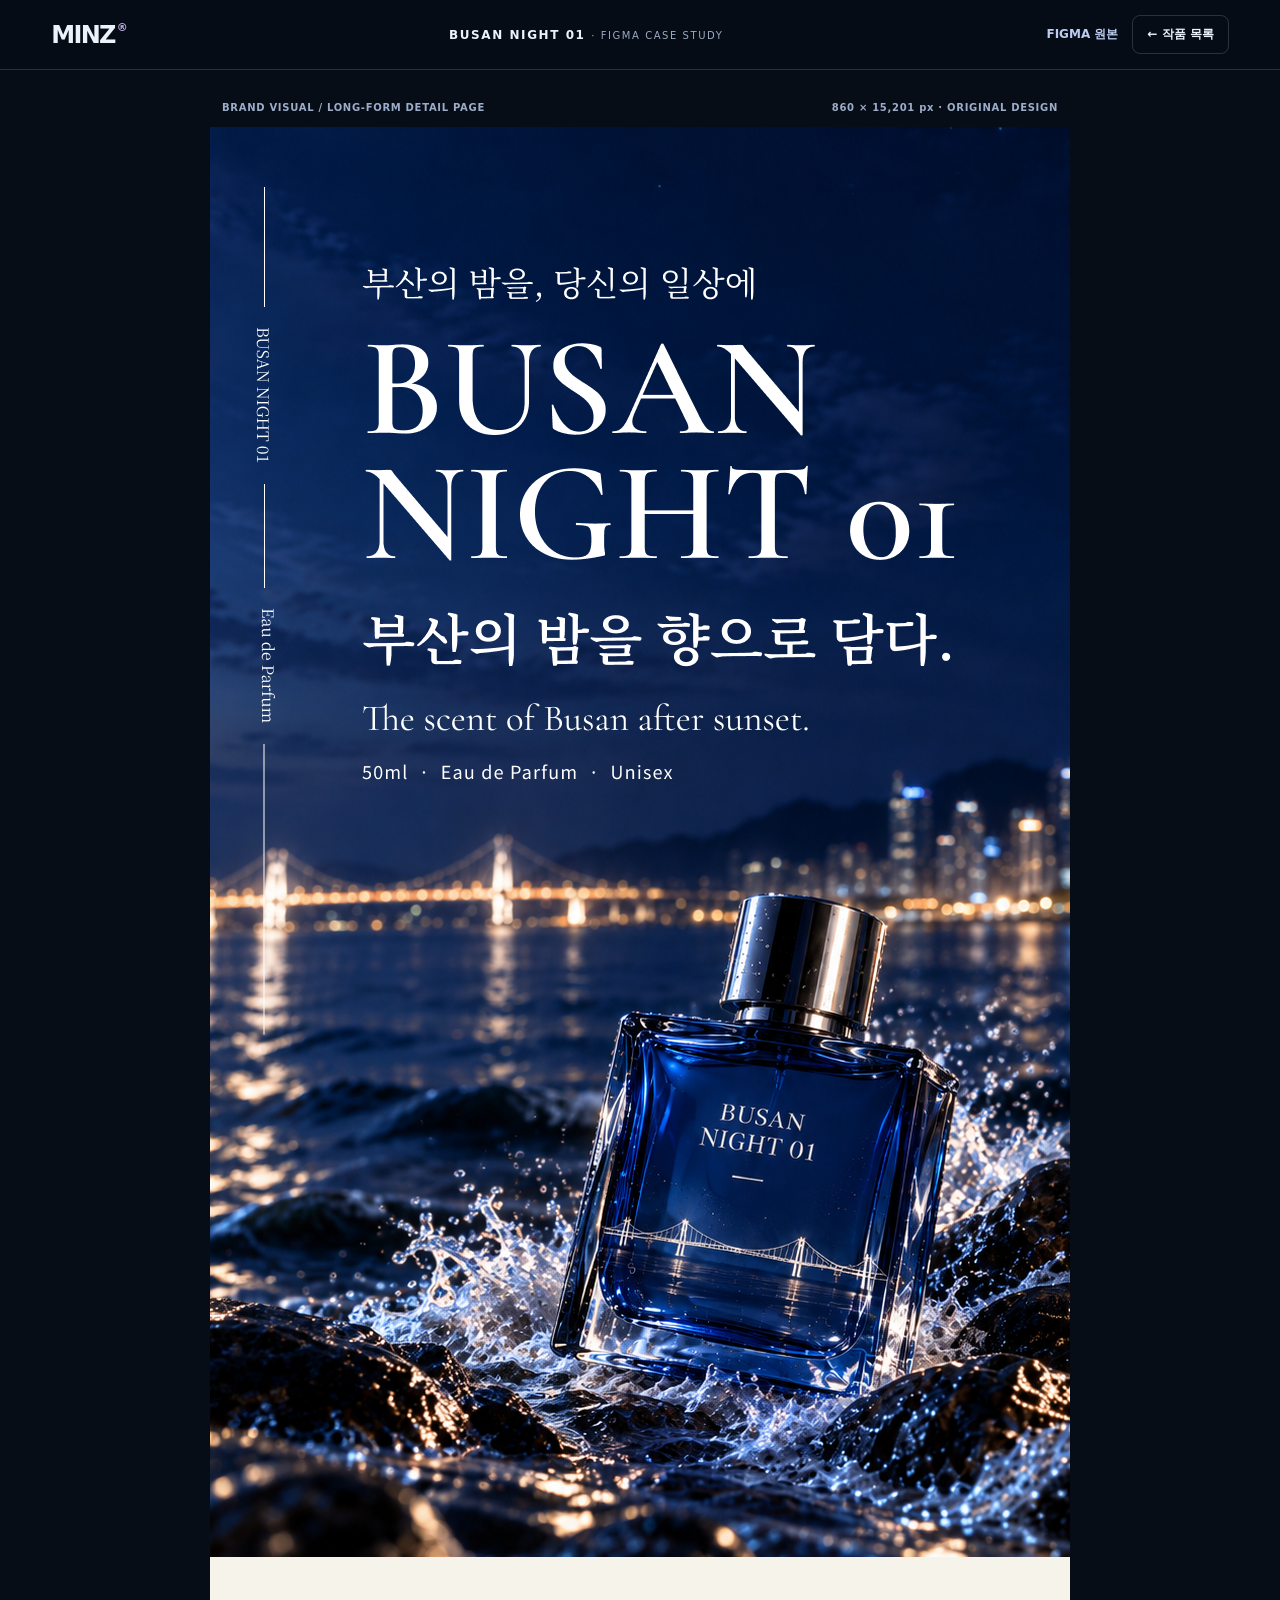
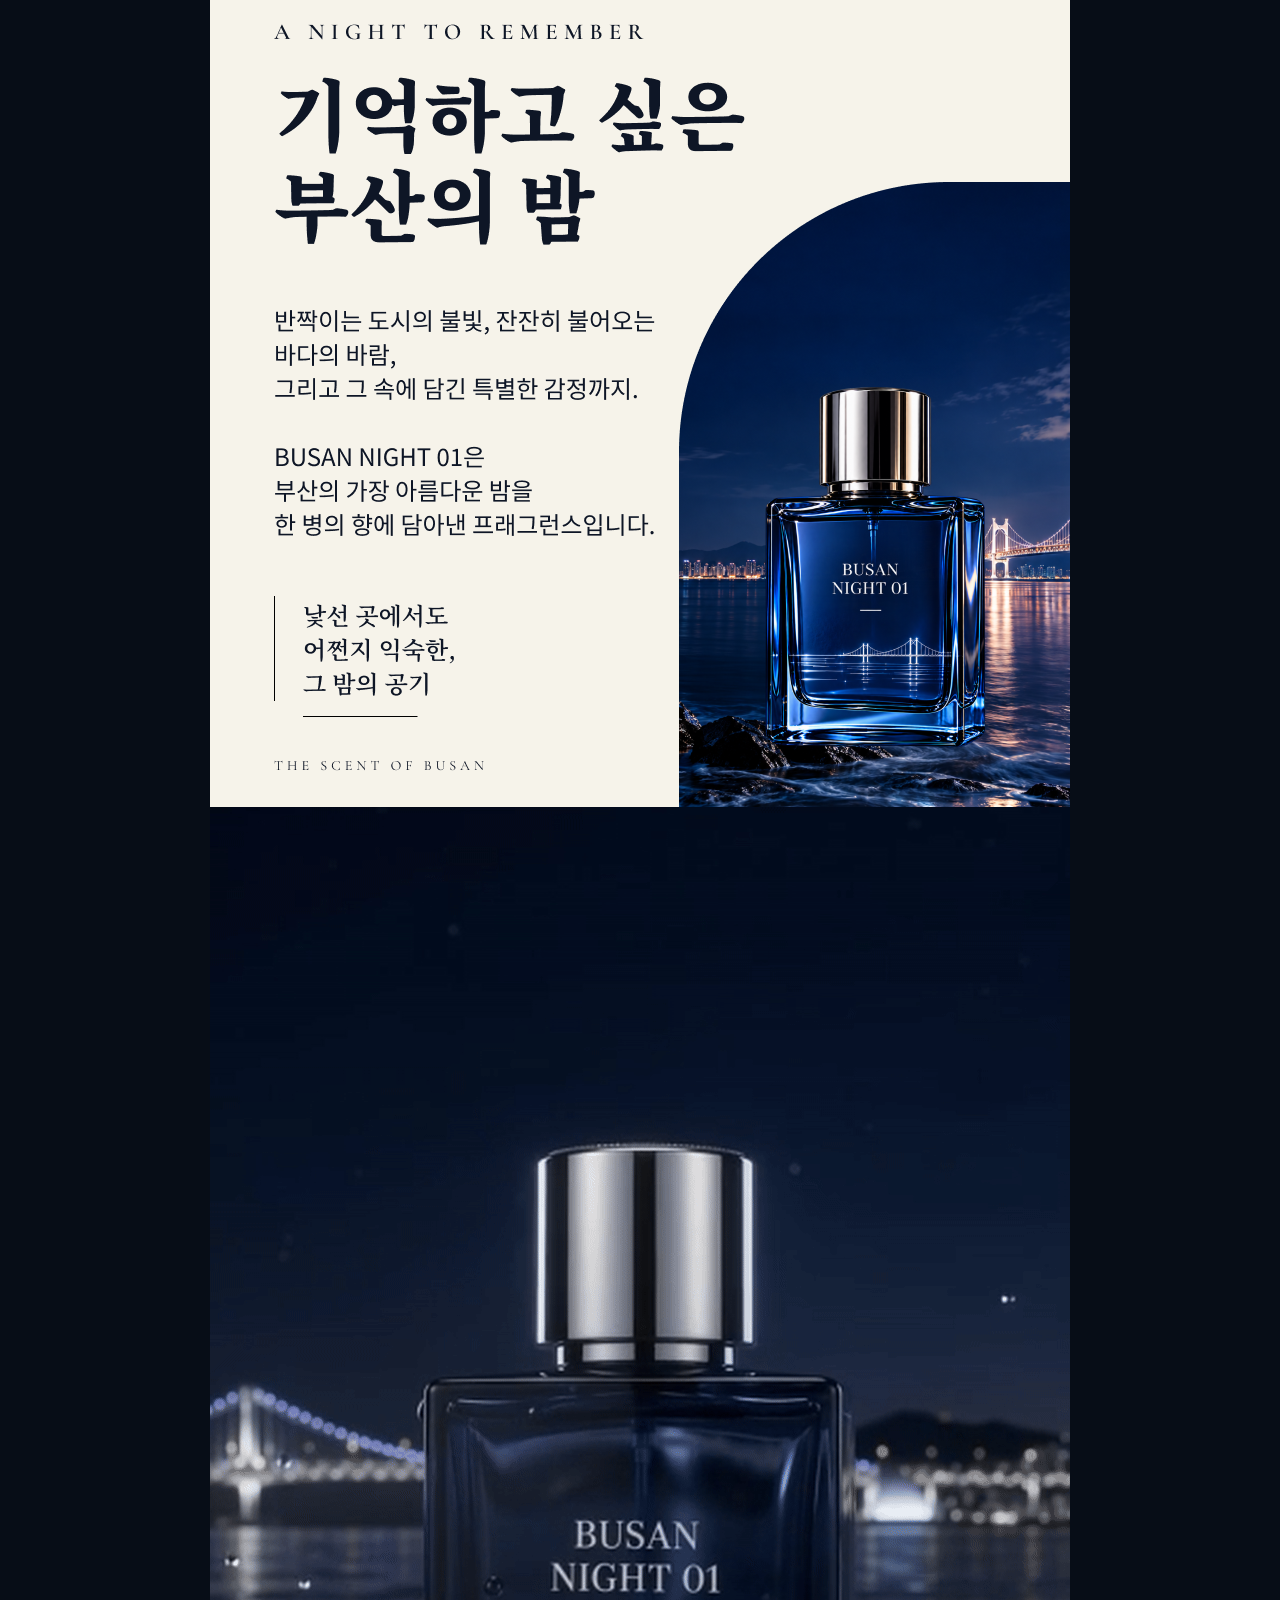
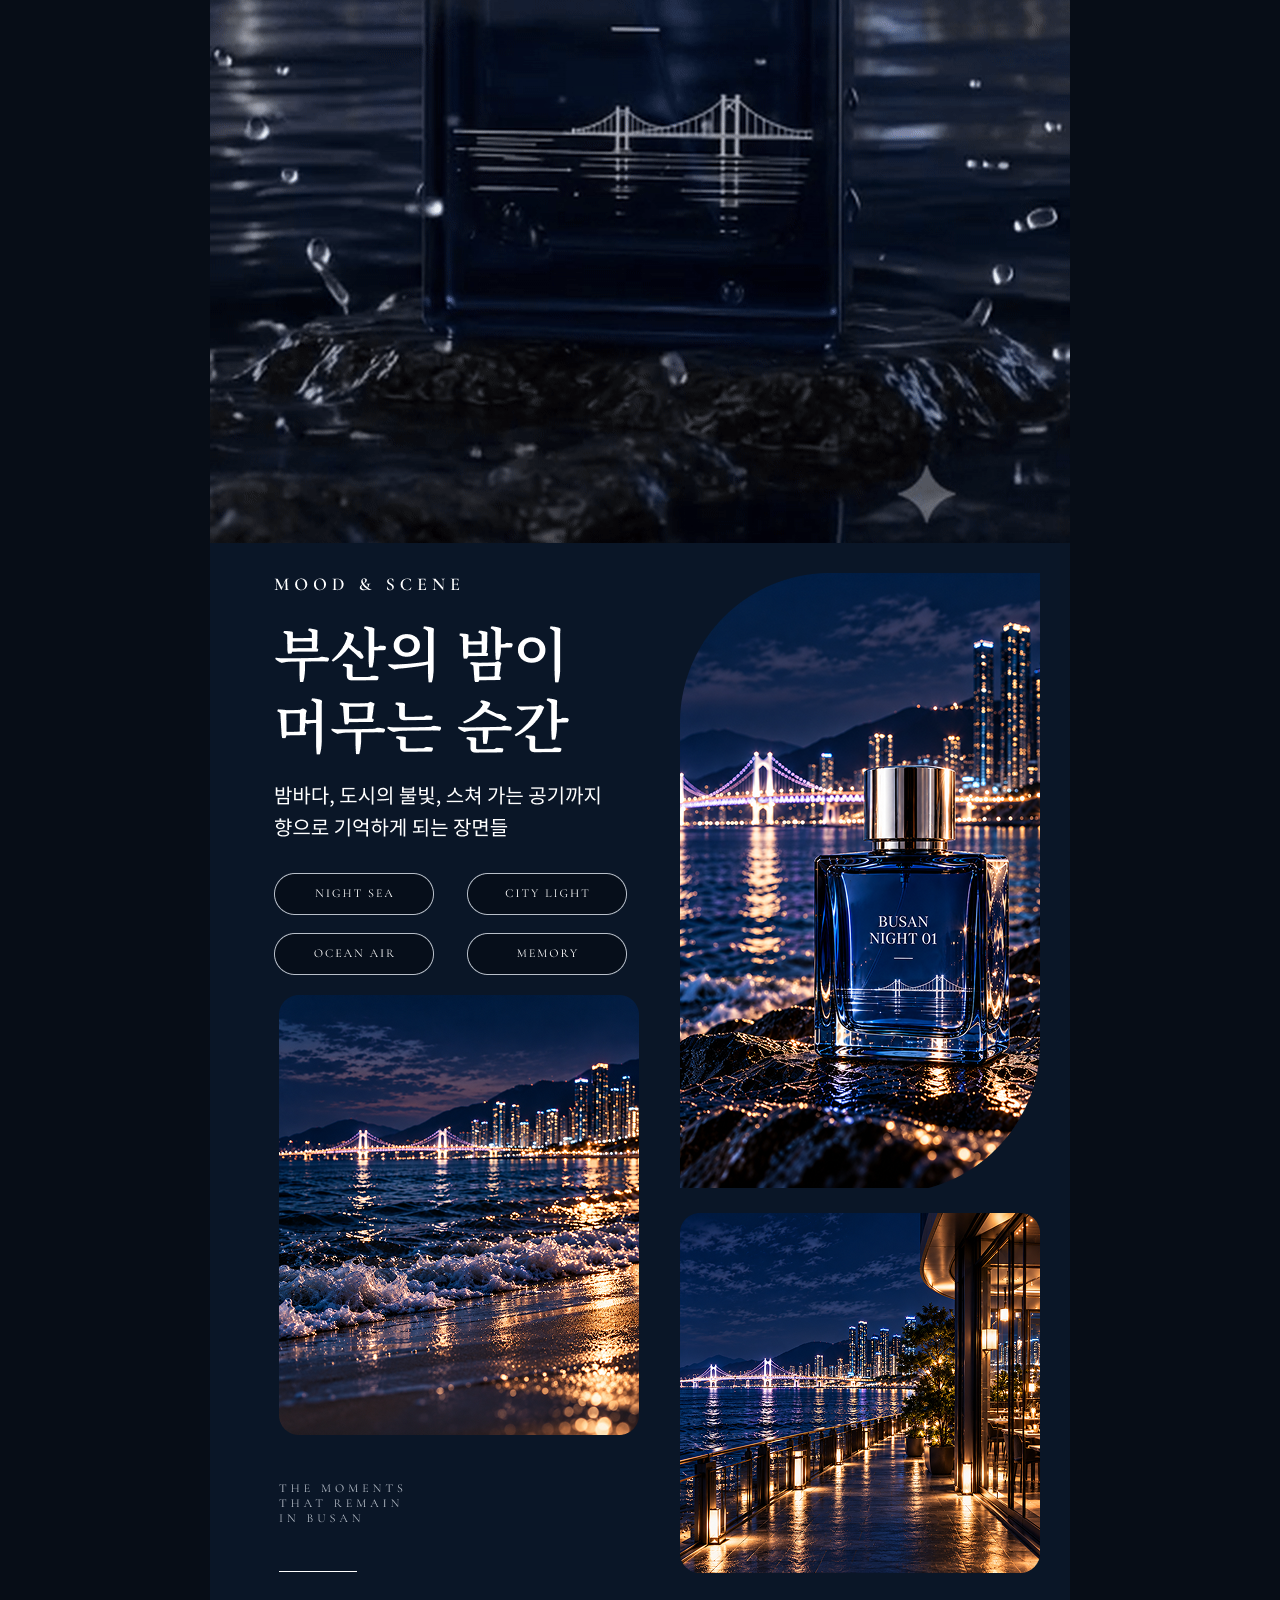
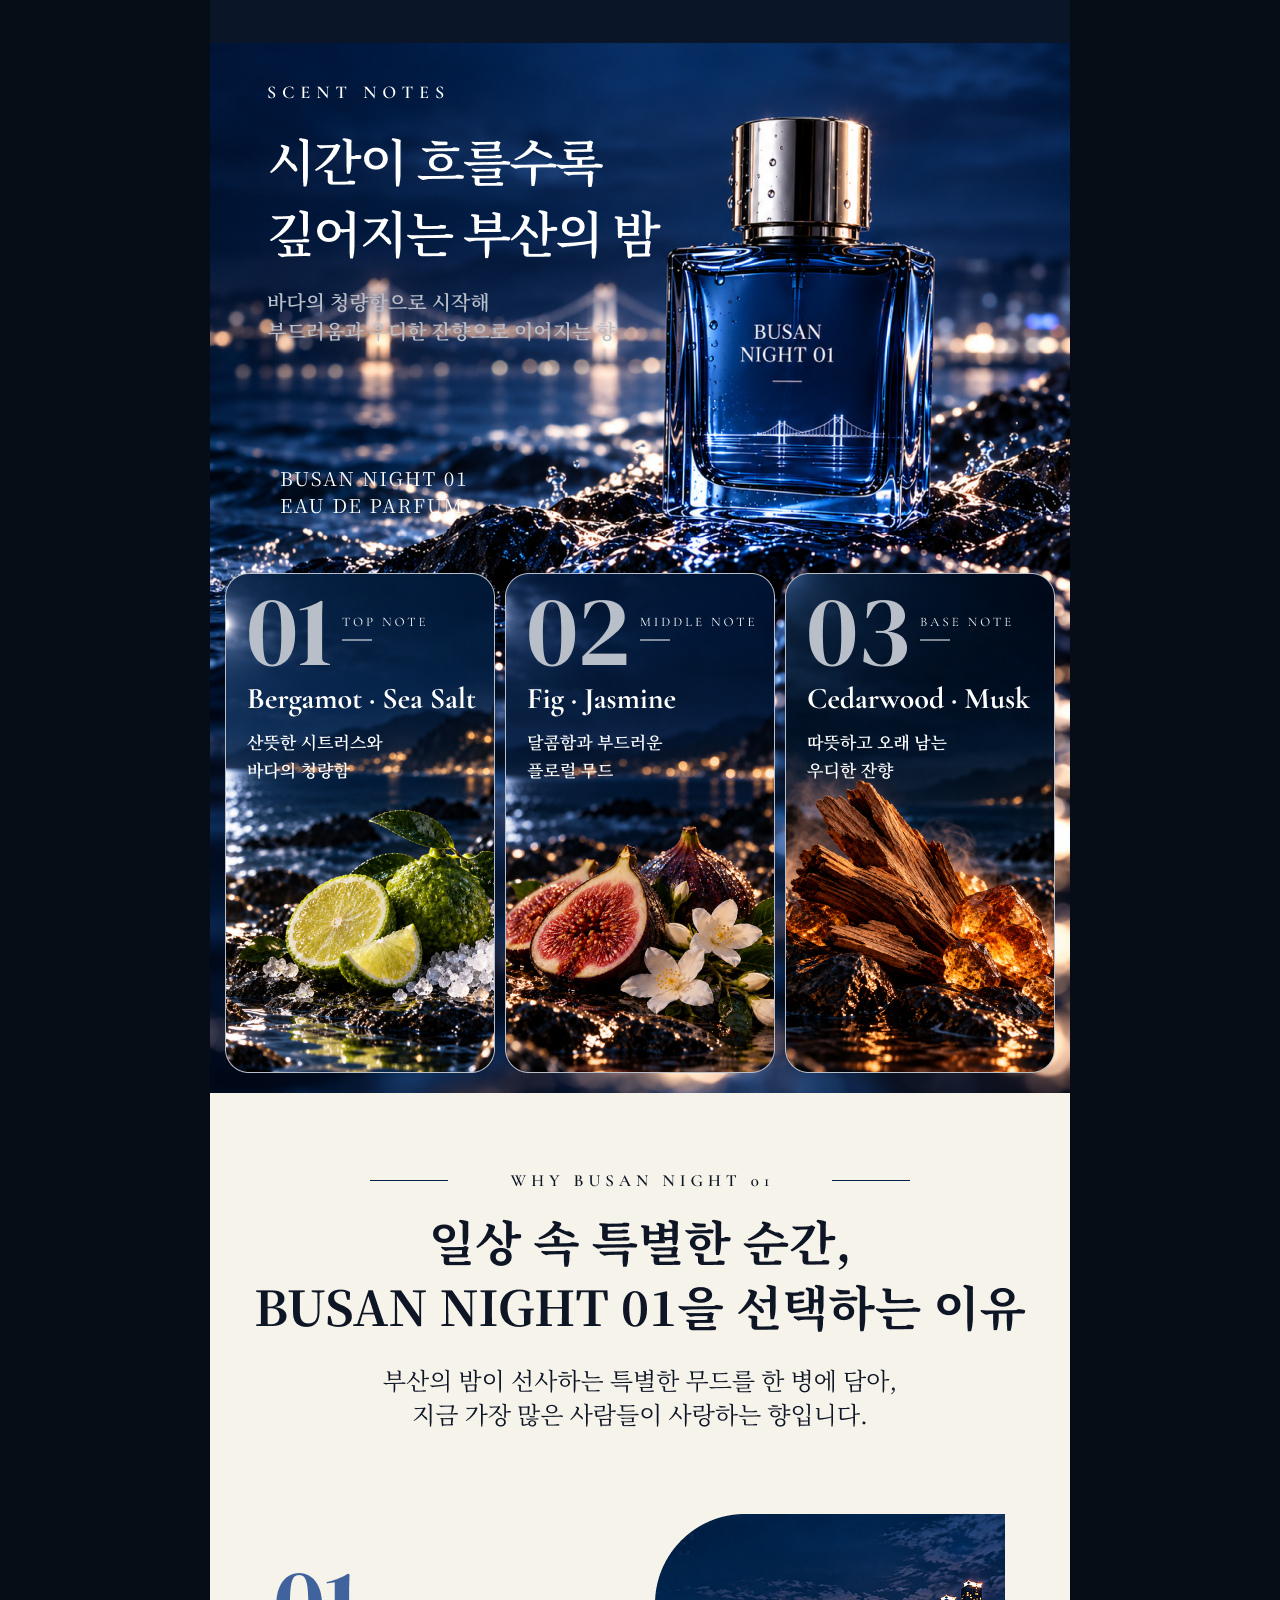
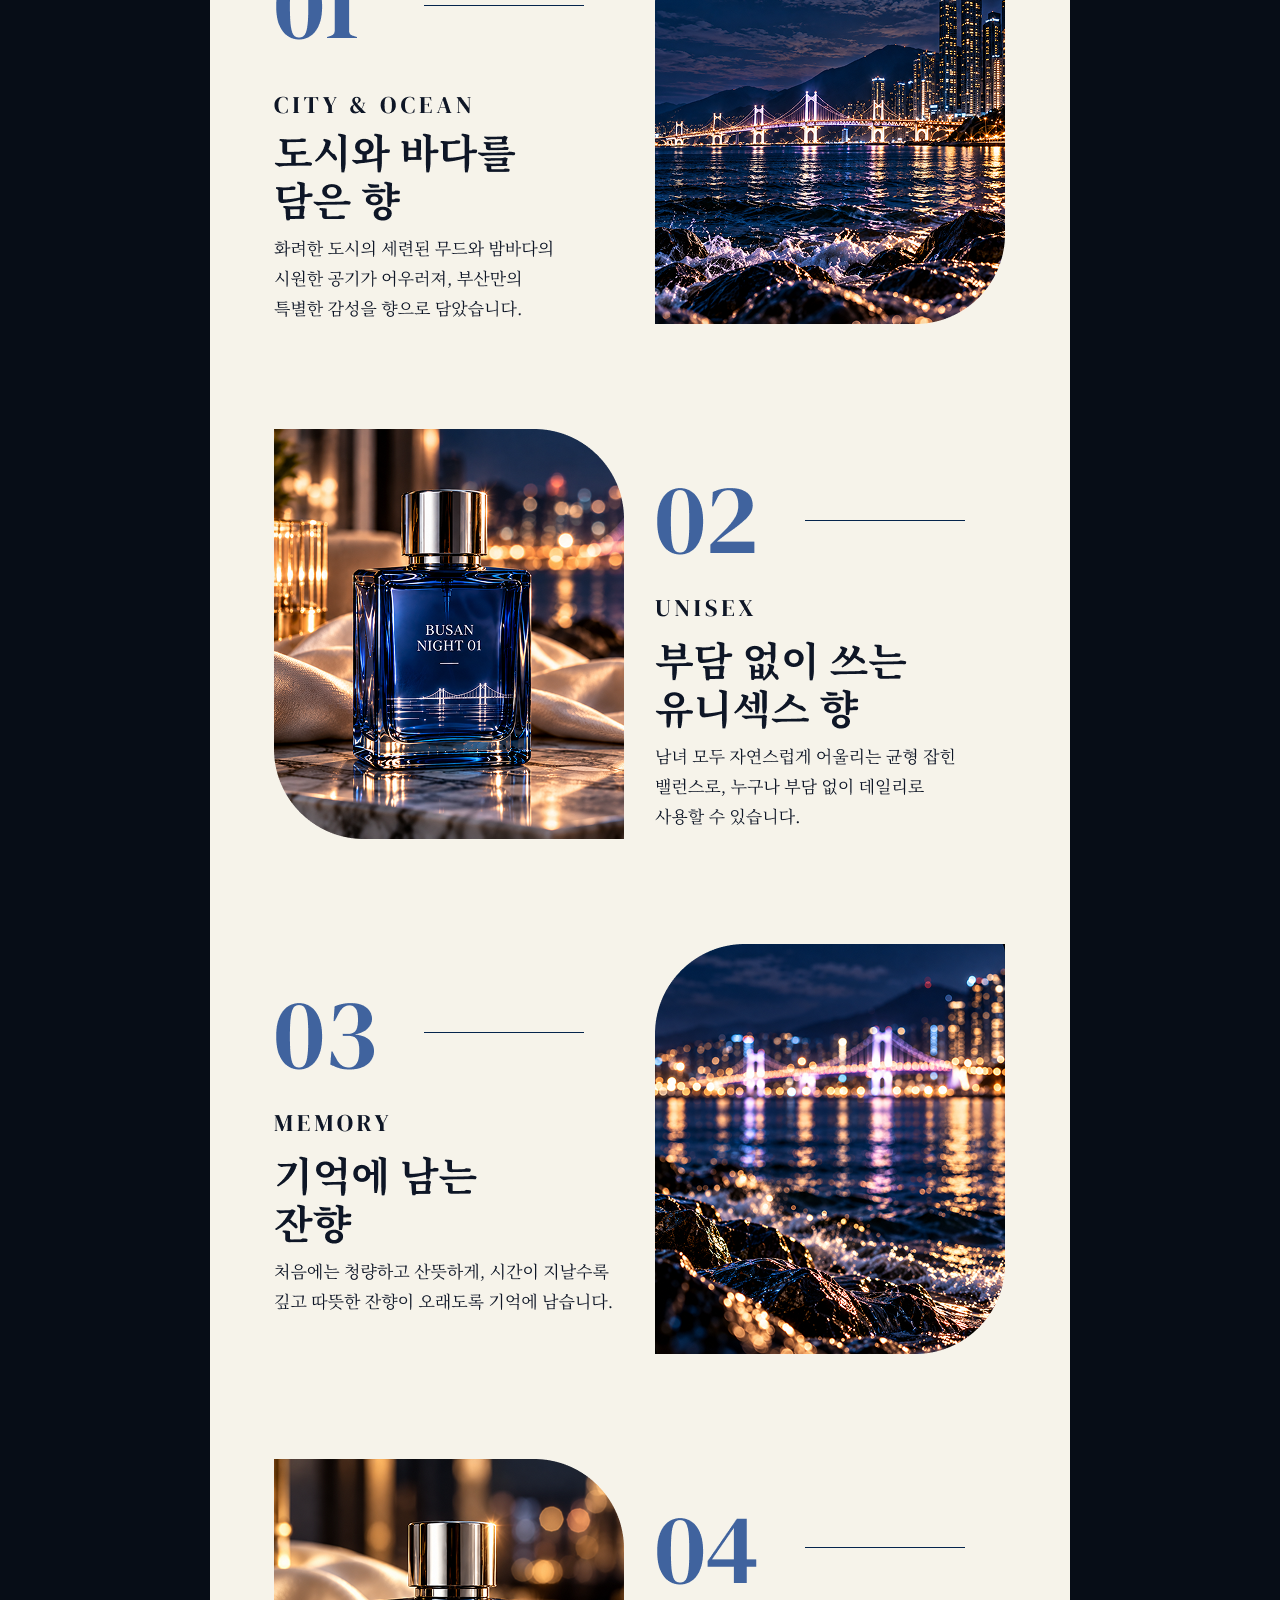
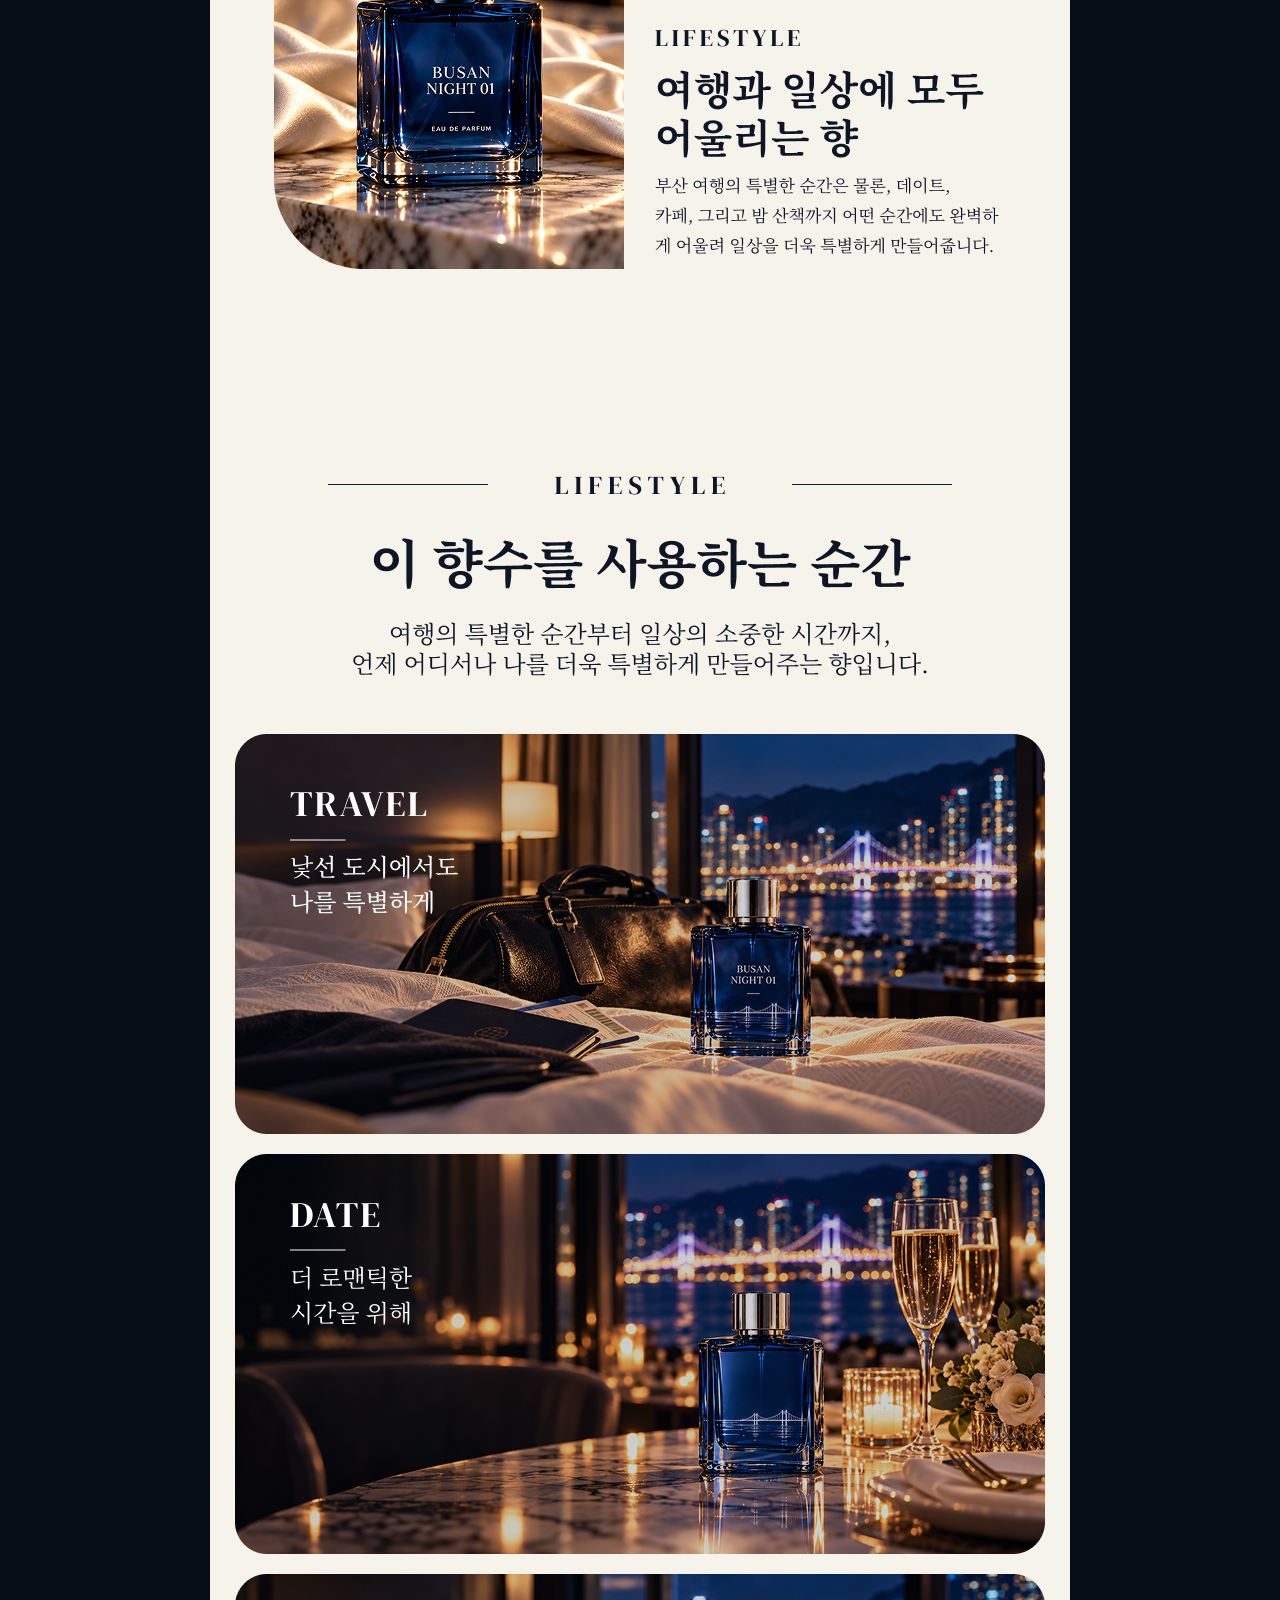
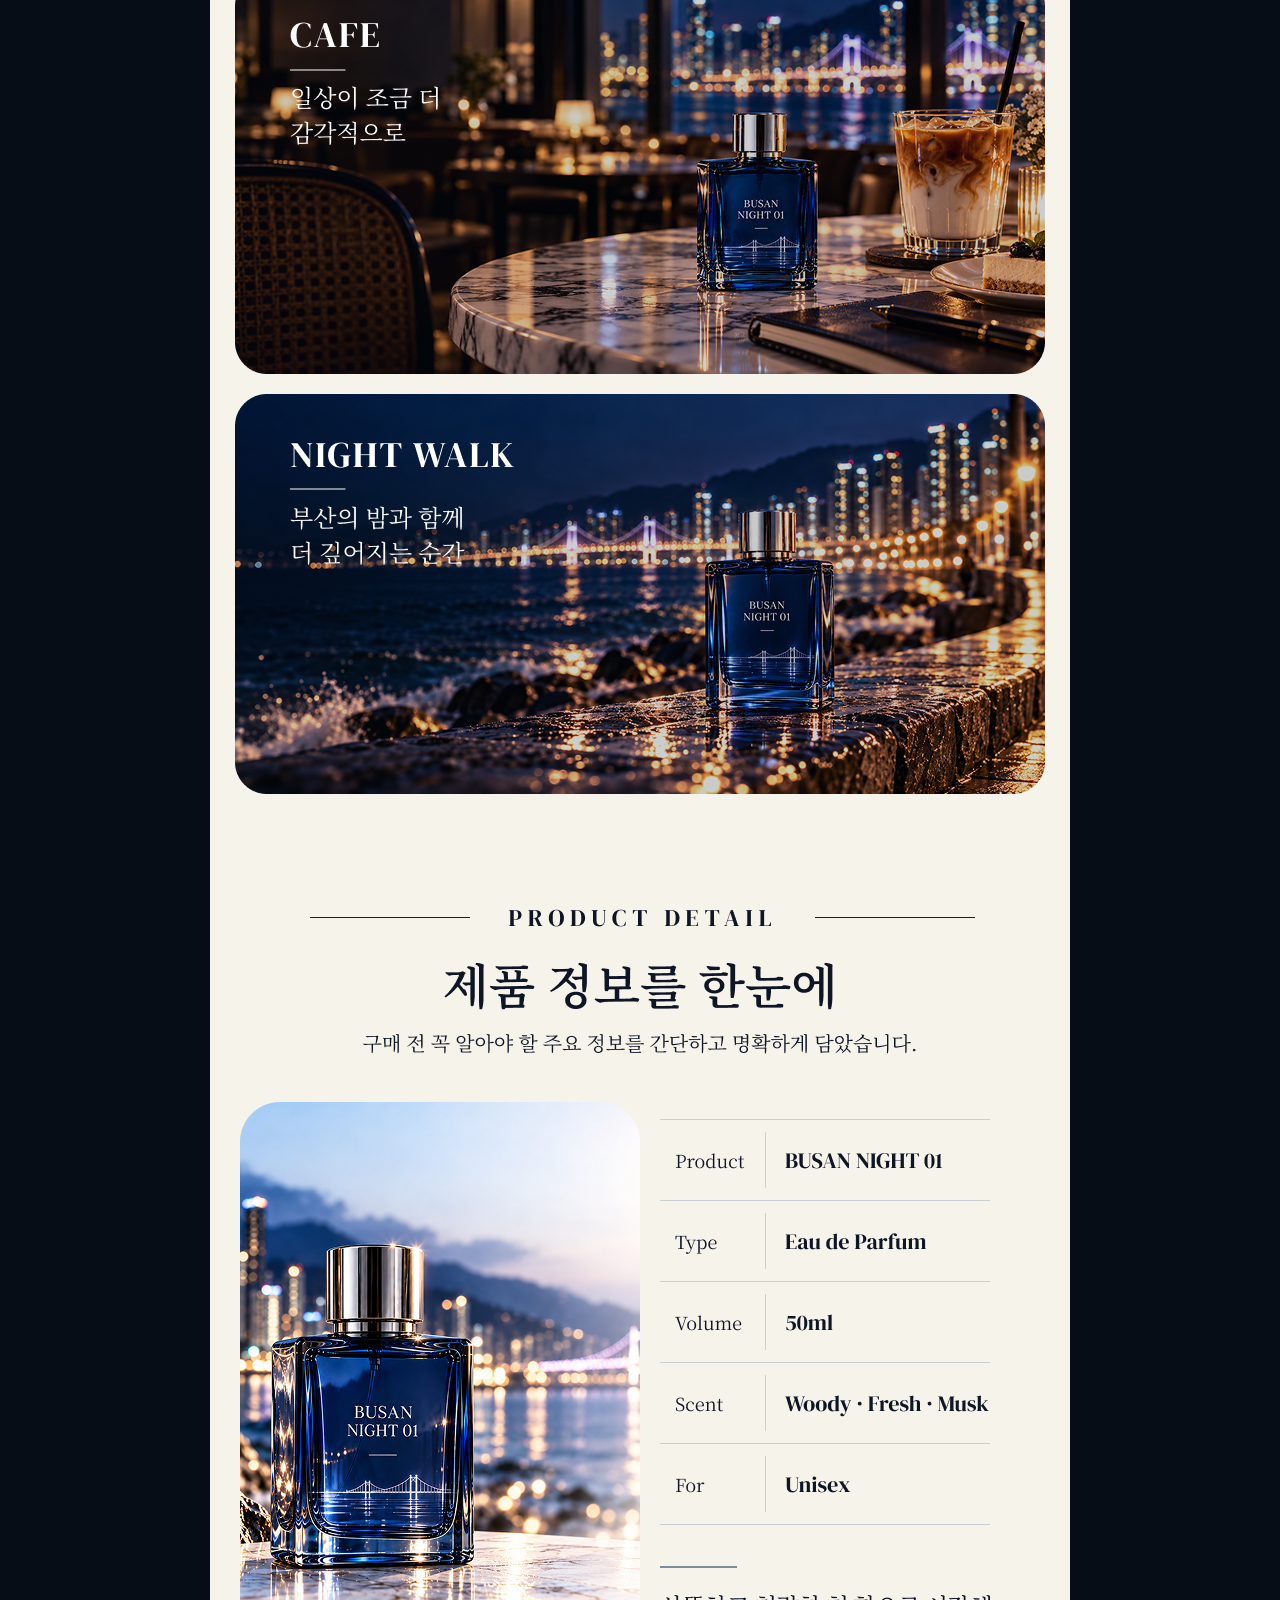
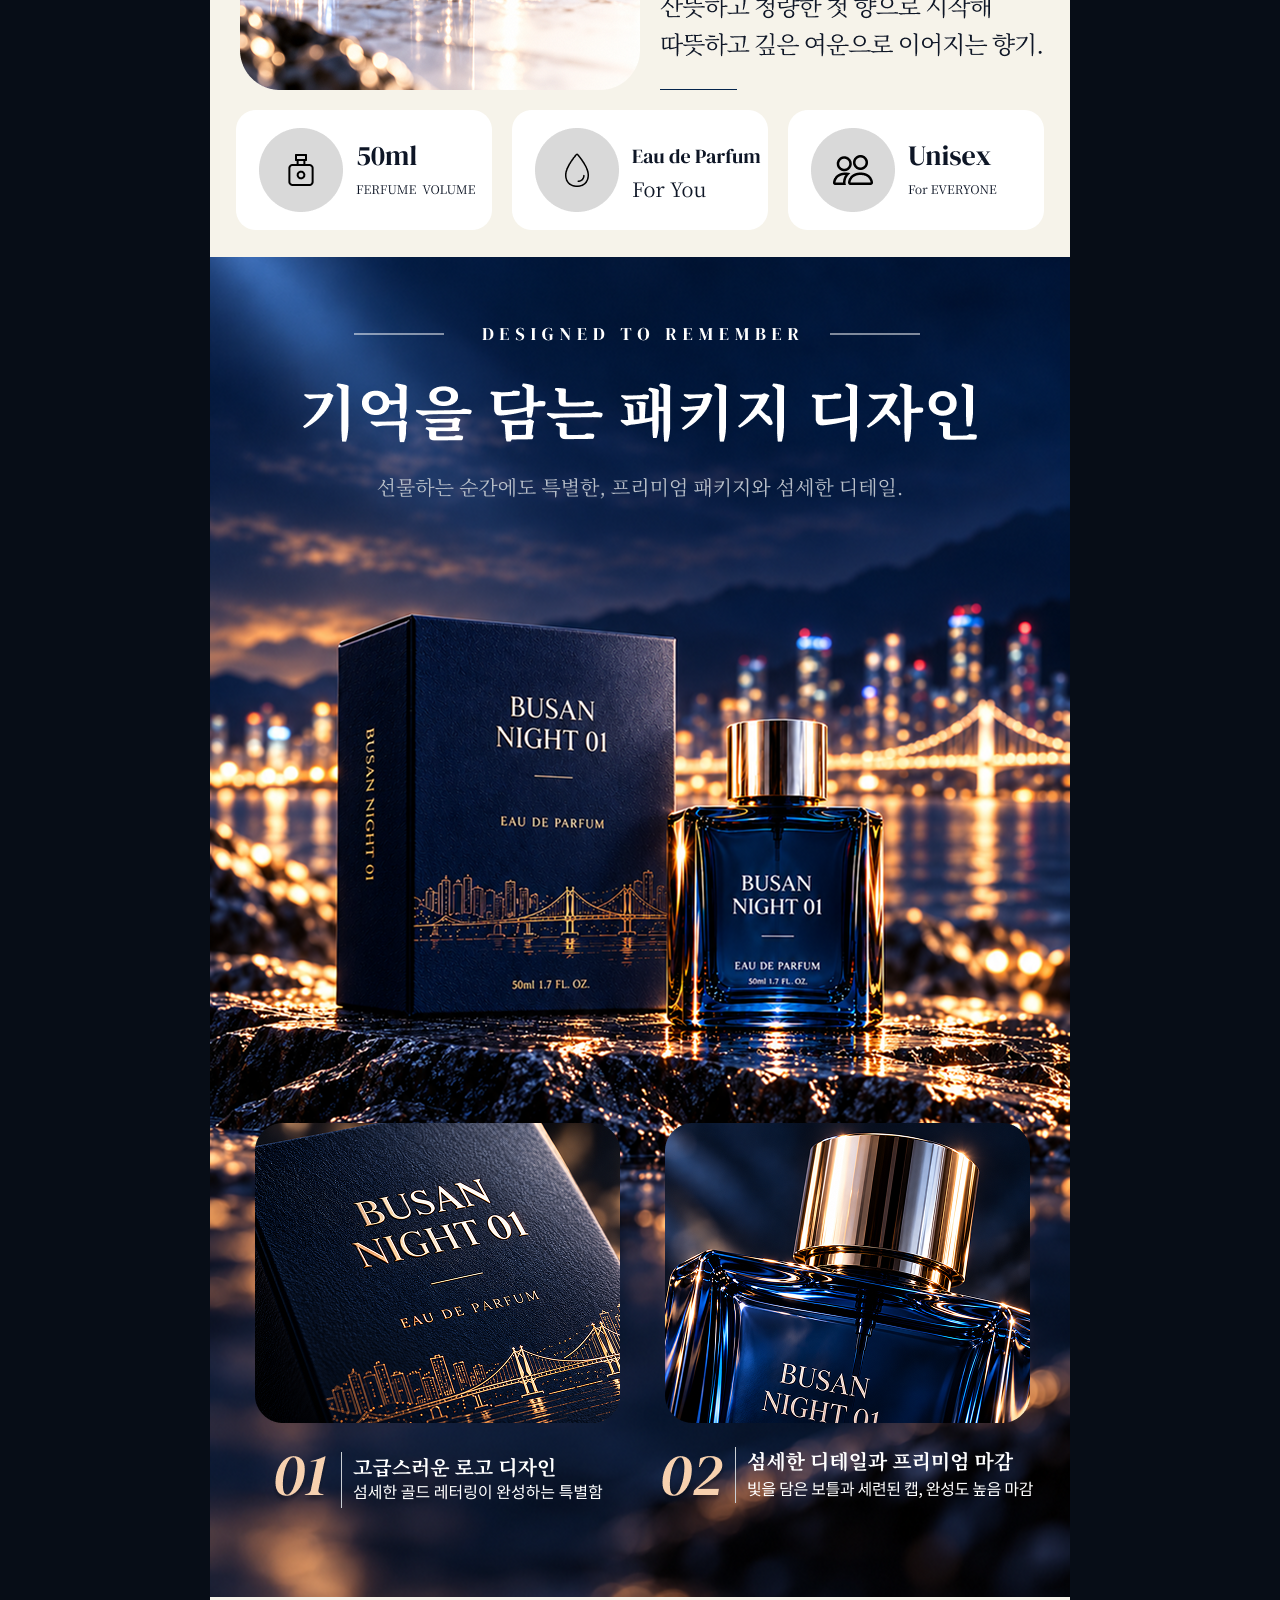
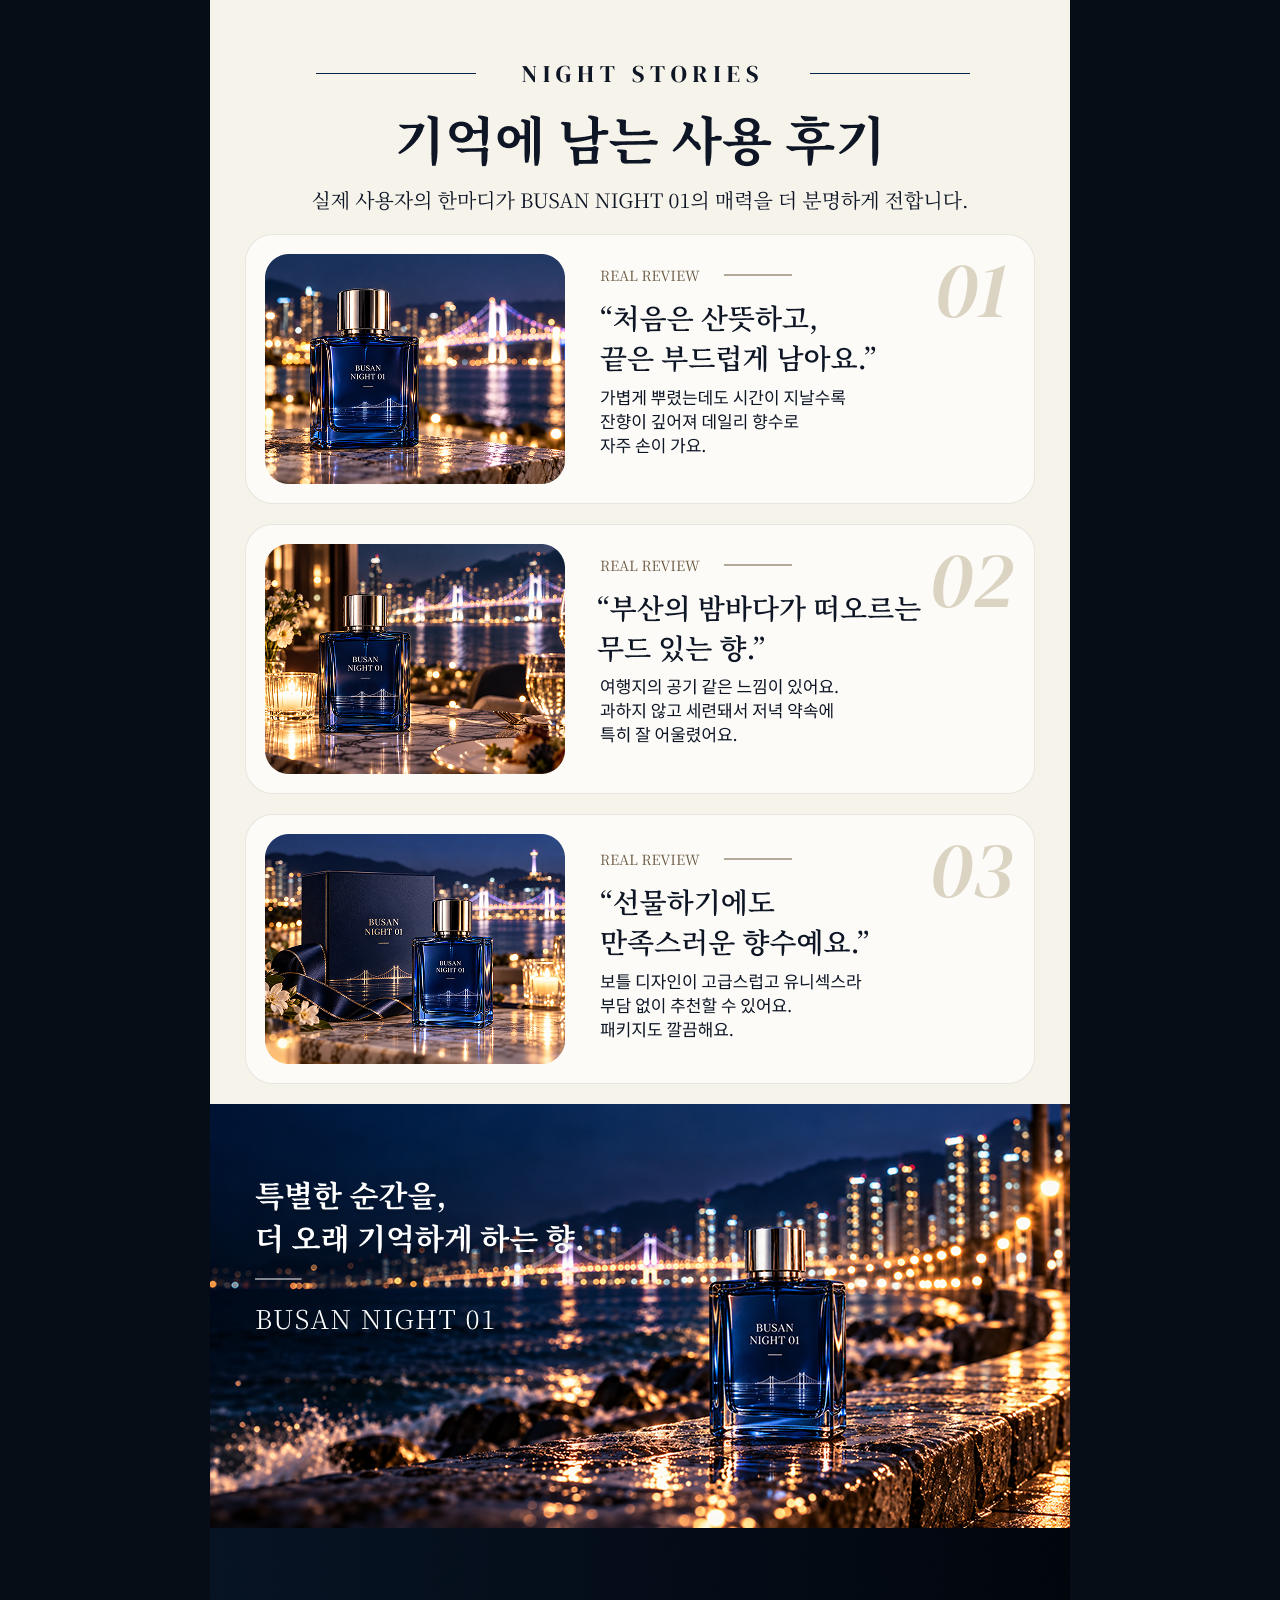
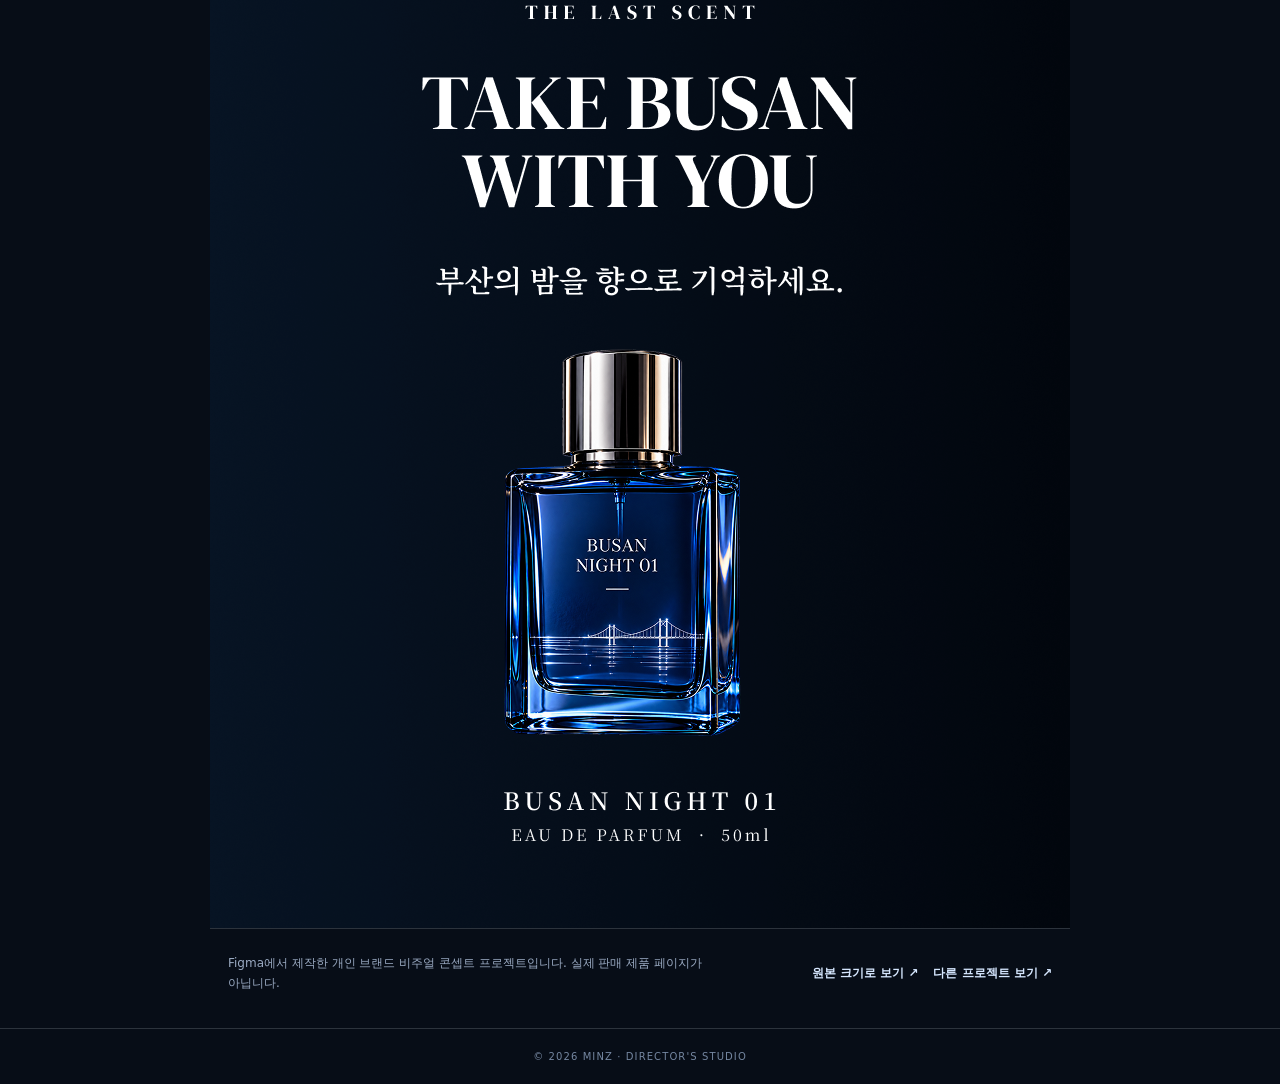
<file: busan-night-detail.html>
<!doctype html>
<html lang="ko">
<head>
  <meta charset="utf-8">
  <meta name="viewport" content="width=device-width,initial-scale=1">
  <meta name="description" content="BUSAN NIGHT 01 — MINZ가 Figma에서 제작한 세로형 향수 브랜드 콘셉트 상세페이지 전체 보기">
  <meta name="theme-color" content="#0b1321">
  <meta property="og:title" content="BUSAN NIGHT 01 | MINZ Portfolio">
  <title>BUSAN NIGHT 01 | MINZ Director's Studio</title>
  <link rel="icon" href="assets/img/lastfavicon.png">
  <link rel="stylesheet" href="assets/css/busan-night-detail.css?v=20261123-gif-overlay">
</head>
<body>
  <a class="skip-link" href="#full-design">전체 디자인으로 건너뛰기</a>
  <div class="reading-progress" id="readingProgress" aria-hidden="true"></div>
  <header class="topbar">
    <a class="brand" href="directors-studio-cinematic-v5-4.html#works" aria-label="MINZ 포트폴리오로 돌아가기">MINZ<span>®</span></a>
    <span class="page-identity">BUSAN NIGHT 01 <small>· FIGMA CASE STUDY</small></span>
    <nav class="nav-links" aria-label="포트폴리오 메뉴">
      <a class="figma-link" href="https://www.figma.com/design/Ou2MiTEvkYQSkR5TikJLqg?node-id=183-191" target="_blank" rel="noopener noreferrer">FIGMA 원본</a>
      <a class="nav-back" href="directors-studio-cinematic-v5-4.html#works">← 작품 목록</a>
    </nav>
  </header>
  <main id="full-design">
    <div class="intro-line" aria-label="프로젝트 정보"><span>BRAND VISUAL / LONG-FORM DETAIL PAGE</span><span>860 × 15,201 px · ORIGINAL DESIGN</span></div>
    <figure class="original-design" id="designFrame">
      <!-- Figma 183:191 전체 프레임을 PNG 1x로 내보낸 뒤 아래 경로에 업로드하세요. -->
      <img
        id="originalDesignImage"
        src="assets/img/design/busan-night-full.png"
        alt="BUSAN NIGHT 01 향수 브랜드 콘셉트 상세페이지 전체 디자인. 브랜드 스토리, 무드 장면, 향기 비주얼, 제품 특징, 라이프스타일, 제품 상세 및 엔딩 구성"
        width="860" height="15201"
        decoding="async"
        fetchpriority="high"
      >
      <!-- Figma 183:191의 이미지 레이어(x=0,y=2280,w=860,h=1336).
           원본 GIF를 정지 PNG 위에 레이어로 표시합니다.
           GIF 파일은 GitHub에 사용자가 별도로 업로드한 원본을 사용합니다. -->
      <div class="busan-night-motion" id="busanNightMotion" aria-hidden="true">
        <img
          id="busanNightMotionAsset"
          src="assets/img/design/KakaoTalk_20260929_103843507_860%201.gif"
          alt=""
          width="860" height="1525"
          decoding="async" loading="lazy"
        >
      </div>
      <div class="image-missing" id="missingImage" role="status" hidden>
        <h1>BUSAN NIGHT 01</h1>
        <p>원본 Figma 이미지를 넣으면 세로 15,201px 디자인이 잘림 없이 표시됩니다.</p>
        <p class="filepath">assets/img/design/busan-night-full.png</p>
        <a href="https://www.figma.com/design/Ou2MiTEvkYQSkR5TikJLqg?node-id=183-191" target="_blank" rel="noopener noreferrer">Figma 원본에서 보기 ↗</a>
      </div>
    </figure>
    <div class="afterword"><p>Figma에서 제작한 개인 브랜드 비주얼 콘셉트 프로젝트입니다. 실제 판매 제품 페이지가 아닙니다.</p><div><a href="assets/img/design/busan-night-full.png" target="_blank" rel="noopener noreferrer" id="originalSizeLink">원본 크기로 보기 ↗</a><a href="directors-studio-cinematic-v5-4.html#works">다른 프로젝트 보기 ↗</a></div></div>
  </main>
  <footer>© 2026 MINZ · DIRECTOR'S STUDIO</footer>
  <script>
  (() => {
    const image = document.getElementById('originalDesignImage');
    const fallback = document.getElementById('missingImage');
    const full = document.getElementById('originalSizeLink');
    const motion = document.getElementById('busanNightMotion');
    const motionAsset = document.getElementById('busanNightMotionAsset');
    function failed(){
      image.hidden = true;
      fallback.hidden = false;
      full.hidden = true;
      motion.hidden = true;
    }
    // When the animation file is missing, keep the Figma full-page image visible.
    motionAsset.addEventListener('error', () => { motion.hidden = true; });
    if (motionAsset.complete && motionAsset.naturalWidth === 0) motion.hidden = true;
    image.addEventListener('error', failed);
    if (image.complete && image.naturalWidth === 0) failed();
    const indicator = document.getElementById('readingProgress');
    let ticking = false;
    function update(){
      const max = document.documentElement.scrollHeight - window.innerHeight;
      indicator.style.width = `${max > 0 ? Math.min(100, window.scrollY / max * 100) : 0}%`;
      ticking = false;
    }
    window.addEventListener('scroll', () => {
      if (!ticking) { ticking = true; requestAnimationFrame(update); }
    }, {passive:true});
    window.addEventListener('resize', update);
    update();
  })();
  </script>
</body>
</html>
</file>
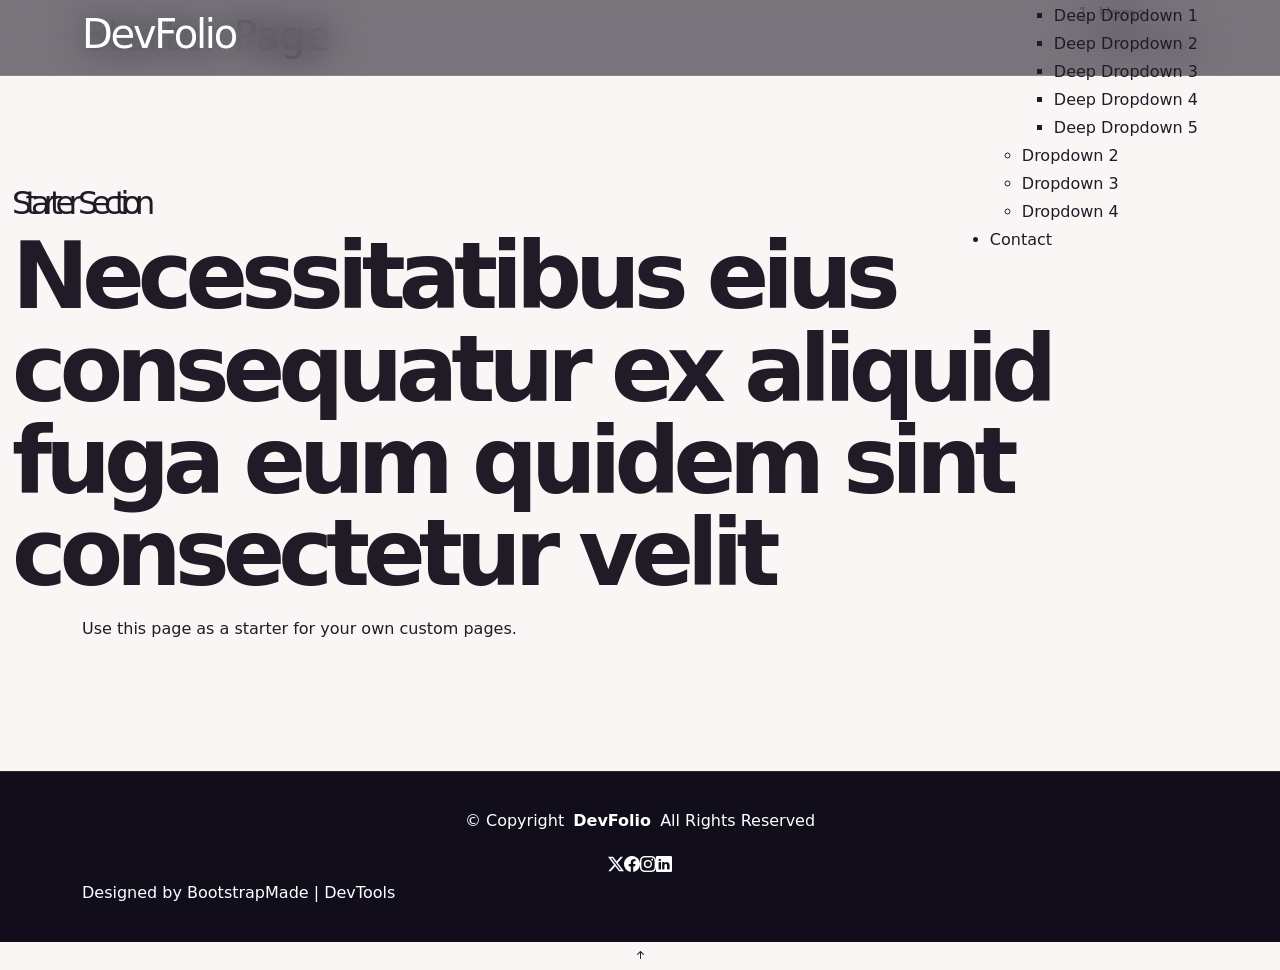
<file: starter-page.html>
<!DOCTYPE html>
<html lang="en">

<head>
  <meta charset="utf-8">
  <meta content="width=device-width, initial-scale=1.0" name="viewport">
  <title>Starter Page - DevFolio Bootstrap Template</title>
  <meta name="description" content="">
  <meta name="keywords" content="">

  <!-- Favicons -->
  <link href="assets/img/favicon.png" rel="icon">
  <link href="assets/img/apple-touch-icon.png" rel="apple-touch-icon">

  <!-- Fonts -->
  <link href="https://fonts.googleapis.com" rel="preconnect">
  <link href="https://fonts.gstatic.com" rel="preconnect" crossorigin>
  <link href="https://fonts.googleapis.com/css2?family=Roboto:ital,wght@0,100;0,300;0,400;0,500;0,700;0,900;1,100;1,300;1,400;1,500;1,700;1,900&family=Poppins:ital,wght@0,100;0,200;0,300;0,400;0,500;0,600;0,700;0,800;0,900;1,100;1,200;1,300;1,400;1,500;1,600;1,700;1,800;1,900&family=Raleway:ital,wght@0,100;0,200;0,300;0,400;0,500;0,600;0,700;0,800;0,900;1,100;1,200;1,300;1,400;1,500;1,600;1,700;1,800;1,900&display=swap" rel="stylesheet">

  <!-- Vendor CSS Files -->
  <link href="assets/vendor/bootstrap/css/bootstrap.min.css" rel="stylesheet">
  <link href="assets/vendor/bootstrap-icons/bootstrap-icons.css" rel="stylesheet">
  <link href="assets/vendor/aos/aos.css" rel="stylesheet">
  <link href="assets/vendor/glightbox/css/glightbox.min.css" rel="stylesheet">
  <link href="assets/vendor/swiper/swiper-bundle.min.css" rel="stylesheet">

  <!-- Main CSS File -->
  <link href="assets/css/main.css" rel="stylesheet">

  <!-- =======================================================
  * Template Name: DevFolio
  * Template URL: https://bootstrapmade.com/devfolio-bootstrap-portfolio-html-template/
  * Updated: Aug 07 2024 with Bootstrap v5.3.3
  * Author: BootstrapMade.com
  * License: https://bootstrapmade.com/license/
  ======================================================== -->
</head>

<body class="starter-page-page">

  <header id="header" class="header d-flex align-items-center sticky-top">
    <div class="container-fluid container-xl position-relative d-flex align-items-center justify-content-between">

      <a href="index.html" class="logo d-flex align-items-center">
        <!-- Uncomment the line below if you also wish to use an image logo -->
        <!-- <img src="assets/img/logo.png" alt=""> -->
        <h1 class="sitename">DevFolio</h1>
      </a>

      <nav id="navmenu" class="navmenu">
        <ul>
          <li><a href="#hero">Home<br></a></li>
          <li><a href="#about">About</a></li>
          <li><a href="#services">Services</a></li>
          <li><a href="#portfolio">Portfolio</a></li>
          <li class="dropdown"><a href="#"><span>Dropdown</span> <i class="bi bi-chevron-down toggle-dropdown"></i></a>
            <ul>
              <li><a href="#">Dropdown 1</a></li>
              <li class="dropdown"><a href="#"><span>Deep Dropdown</span> <i class="bi bi-chevron-down toggle-dropdown"></i></a>
                <ul>
                  <li><a href="#">Deep Dropdown 1</a></li>
                  <li><a href="#">Deep Dropdown 2</a></li>
                  <li><a href="#">Deep Dropdown 3</a></li>
                  <li><a href="#">Deep Dropdown 4</a></li>
                  <li><a href="#">Deep Dropdown 5</a></li>
                </ul>
              </li>
              <li><a href="#">Dropdown 2</a></li>
              <li><a href="#">Dropdown 3</a></li>
              <li><a href="#">Dropdown 4</a></li>
            </ul>
          </li>
          <li><a href="#contact">Contact</a></li>
        </ul>
        <i class="mobile-nav-toggle d-xl-none bi bi-list"></i>
      </nav>

    </div>
  </header>

  <main class="main">

    <!-- Page Title -->
    <div class="page-title" data-aos="fade">
      <div class="container d-lg-flex justify-content-between align-items-center">
        <h1 class="mb-2 mb-lg-0">Starter Page</h1>
        <nav class="breadcrumbs">
          <ol>
            <li><a href="index.html">Home</a></li>
            <li class="current">Starter Page</li>
          </ol>
        </nav>
      </div>
    </div><!-- End Page Title -->

    <!-- Starter Section Section -->
    <section id="starter-section" class="starter-section section">

      <!-- Section Title -->
      <div class="container section-title" data-aos="fade-up">
        <h2>Starter Section</h2>
        <p>Necessitatibus eius consequatur ex aliquid fuga eum quidem sint consectetur velit</p>
      </div><!-- End Section Title -->

      <div class="container" data-aos="fade-up">
        <p>Use this page as a starter for your own custom pages.</p>
      </div>

    </section><!-- /Starter Section Section -->

  </main>

  <footer id="footer" class="footer accent-background">

    <div class="container">
      <div class="copyright text-center ">
        <p>© <span>Copyright</span> <strong class="px-1 sitename">DevFolio</strong> <span>All Rights Reserved</span></p>
      </div>
      <div class="social-links d-flex justify-content-center">
        <a href=""><i class="bi bi-twitter-x"></i></a>
        <a href=""><i class="bi bi-facebook"></i></a>
        <a href=""><i class="bi bi-instagram"></i></a>
        <a href=""><i class="bi bi-linkedin"></i></a>
      </div>
      <div class="credits">
        <!-- All the links in the footer should remain intact. -->
        <!-- You can delete the links only if you've purchased the pro version. -->
        <!-- Licensing information: https://bootstrapmade.com/license/ -->
        <!-- Purchase the pro version with working PHP/AJAX contact form: [buy-url] -->
        Designed by <a href="https://bootstrapmade.com/">BootstrapMade</a> | <a href="https://bootstrapmade.com/tools/">DevTools</a>
      </div>
    </div>

  </footer>

  <!-- Scroll Top -->
  <a href="#" id="scroll-top" class="scroll-top d-flex align-items-center justify-content-center"><i class="bi bi-arrow-up-short"></i></a>

  <!-- Preloader -->
  <div id="preloader"></div>

  <!-- Vendor JS Files -->
  <script src="assets/vendor/bootstrap/js/bootstrap.bundle.min.js"></script>
  <script src="assets/vendor/php-email-form/validate.js"></script>
  <script src="assets/vendor/aos/aos.js"></script>
  <script src="assets/vendor/typed.js/typed.umd.js"></script>
  <script src="assets/vendor/waypoints/noframework.waypoints.js"></script>
  <script src="assets/vendor/purecounter/purecounter_vanilla.js"></script>
  <script src="assets/vendor/glightbox/js/glightbox.min.js"></script>
  <script src="assets/vendor/imagesloaded/imagesloaded.pkgd.min.js"></script>
  <script src="assets/vendor/isotope-layout/isotope.pkgd.min.js"></script>
  <script src="assets/vendor/swiper/swiper-bundle.min.js"></script>

  <!-- Main JS File -->
  <script src="assets/js/main.js"></script>

</body>

</html>
</file>
<file: assets/css/busan-night-detail.css>
/* BUSAN NIGHT 01 — original 860×15201 Figma frame, full-height responsive display. */
:root{color-scheme:dark;--bg:#070d17;--text:#edf2fa;--muted:#9aaac2;--line:rgba(235,245,255,.16);--accent:#b5cffa}
*{box-sizing:border-box}
html{scroll-behavior:smooth}
body{margin:0;background:var(--bg);color:var(--text);font-family:Pretendard,'Malgun Gothic',Apple SD Gothic Neo,system-ui,sans-serif}
a{color:inherit;text-decoration:none}
.skip-link{position:fixed;left:16px;top:-60px;z-index:90;padding:10px 15px;background:#fff;color:#091624;border-radius:6px}.skip-link:focus{top:10px}
.reading-progress{height:3px;position:fixed;top:0;left:0;z-index:55;background:linear-gradient(90deg,#8ebcf1,#d8c2ff);width:0;pointer-events:none}
.topbar{display:flex;justify-content:space-between;align-items:center;gap:24px;position:sticky;top:0;z-index:40;height:70px;padding:0 clamp(18px,4vw,60px);background:rgba(7,13,23,.91);backdrop-filter:blur(14px);border-bottom:1px solid var(--line)}
.brand{font-size:24px;font-weight:900;letter-spacing:-.07em}.brand span{font-size:11px;color:#cdb7f5;vertical-align:top;margin-left:2px}
.page-identity{font-weight:700;font-size:12px;letter-spacing:.13em}.page-identity small{font-size:10px;color:var(--muted);font-weight:500}
.nav-links{display:flex;align-items:center;gap:14px;white-space:nowrap;font-size:12px;font-weight:650}
.figma-link{color:#bbcdf0}.nav-back{padding:10px 14px;border:1px solid var(--line);border-radius:8px}
.nav-back:hover,.figma-link:hover{color:#fff;background:rgba(255,255,255,.07)}
main{width:100%;padding-top:clamp(16px,3vw,32px)}
.intro-line{max-width:860px;margin:0 auto 14px;display:flex;justify-content:space-between;gap:12px;padding:0 12px;color:#9cadca;font-size:10px;font-weight:700;letter-spacing:.07em}
.original-design{width:min(100%,860px);margin:0 auto;border:0;position:relative;background:#0a1427;line-height:0}
.original-design img{display:block;width:100%;height:auto;max-height:none;max-width:none;object-fit:contain;object-position:top center;border:0}
.original-design img[hidden],#originalSizeLink[hidden]{display:none!important}
.image-missing{line-height:1.6;min-height:700px;padding:clamp(32px,7vw,70px);display:flex;flex-direction:column;align-items:flex-start;justify-content:center;background:linear-gradient(160deg,#193454,#0a1727 85%)}
.image-missing[hidden]{display:none}
.image-missing h1{font-size:clamp(38px,8vw,80px);line-height:1;letter-spacing:-.07em;margin:0 0 26px}
.image-missing p{margin:0 0 14px;max-width:570px;font-size:16px;color:#cad8eb}
.image-missing .filepath{padding:10px 14px;background:#0b192c;border:1px solid var(--line);border-radius:8px;font-family:ui-monospace,monospace;overflow-wrap:anywhere;font-size:12px}
.image-missing a{margin-top:14px;text-decoration:underline;text-underline-offset:5px}
.afterword{width:min(100%,860px);margin:0 auto;padding:24px 18px 34px;display:flex;flex-wrap:wrap;justify-content:space-between;align-items:center;gap:20px;font-size:12px;color:var(--muted);border-top:1px solid var(--line)}
.afterword p{margin:0;line-height:1.7;max-width:480px}.afterword div{display:flex;flex-wrap:wrap;gap:15px}.afterword a{color:#d6e7ff;font-weight:650}
footer{padding:22px 16px;text-align:center;font-size:10px;letter-spacing:.11em;color:#7587a1;border-top:1px solid var(--line)}
@media(max-width:650px){.topbar{height:62px;gap:12px}.brand{font-size:21px}.page-identity{display:none}.figma-link{display:none}.intro-line{font-size:8px;letter-spacing:0;gap:8px;padding:0 10px}.afterword{font-size:11px}.nav-back{padding:9px 11px}}
@media(prefers-reduced-motion:reduce){html{scroll-behavior:auto}}

/* === BUSAN NIGHT Figma hero GIF/MP4 replacement overlay (Nov 23) ===
 * Frame #183:191 total size 860 × 15201; image layer x=0,y=2280,w=860,h=1336.
 * Overlay exactly covers the existing static screenshot segment; rest unchanged.
 * Source at assets/img/design/KakaoTalk_20260929_103843507_860%201.gif
 * Keep user's original animated GIF file unchanged in the GitHub repo.
 */
.original-design { position: relative; }
.busan-night-motion {
  position: absolute;
  left: 0;
  top: 14.9990%; /* 2280px of total 15201px */
  width: 100%;
  height: 8.7889%; /* 1336px of total 15201px */
  overflow: hidden;
  background-color: #071325;
  line-height: 0;
  pointer-events: none;
}
.busan-night-motion[hidden] { display: none !important; }
.busan-night-motion img {
  display: block;
  width: 100%;
  height: 100%;
  max-width: none;
  max-height: none;
  object-fit: cover;
  object-position: center center;
  border: none;
}
</file>
<file: assets/css/main.css>
/* MINZ Creative Portfolio · 2026 / main.css */
:root{--dark:#15101f;--dark2:#21182e;--purple:#9868e9;--lav:#c8adff;--paper:#f8f7f5;--ink:#201b27;--muted:#77717f;--rule:#e7e2eb;--font:'Pretendard Variable',Pretendard,system-ui,-apple-system,'Segoe UI',sans-serif}
*,*::before,*::after{box-sizing:border-box}html{scroll-behavior:smooth;scroll-padding-top:85px}body{margin:0;background:var(--paper);color:var(--ink);font:15px/1.7 var(--font);-webkit-font-smoothing:antialiased;overflow-x:hidden}a{color:inherit;text-decoration:none}button{font:inherit;cursor:pointer}img,video{max-width:100%;display:block}[hidden]{display:none!important}button:focus-visible,a:focus-visible{outline:2px solid var(--lav);outline-offset:4px}.container{width:min(1220px,calc(100% - 80px));margin:auto}.section{padding:112px 0}.kicker{font-size:11px;font-weight:850;letter-spacing:.16em;color:var(--purple);margin:0 0 18px}.section-heading{display:flex;align-items:end;justify-content:space-between;gap:38px;margin-bottom:48px}.section-title{font-size:clamp(50px,7.2vw,99px);font-weight:900;line-height:1;letter-spacing:-.075em;margin:0}.section-title em{font-style:normal;color:var(--purple)}.section-description{max-width:340px;color:var(--muted);line-height:1.9;margin:0}
/* Header */
.header{height:76px;position:fixed;inset:0 0 auto;z-index:1000;background:rgba(18,13,28,.56);border-bottom:1px solid rgba(255,255,255,.11);backdrop-filter:blur(18px);transition:background .25s}.header.scrolled{background:rgba(18,13,28,.96)}.nav-layout{height:100%;display:flex;align-items:center;justify-content:space-between;gap:22px}.logo{color:#fff;font-size:28px;font-weight:900;letter-spacing:-.08em;line-height:1}.logo span{font-size:10px;color:var(--lav);vertical-align:top;margin-left:4px;letter-spacing:0}.nav{display:flex;align-items:center;gap:23px}.nav a{font-size:11px;color:#ebe5f2;letter-spacing:.06em;font-weight:800;transition:color .2s}.nav a:hover{color:var(--lav)}.header-actions{display:flex;align-items:center;gap:8px}.bgm-btn{background:rgba(255,255,255,.07);color:#f2eafa;border:1px solid rgba(255,255,255,.35);padding:8px 15px;border-radius:999px;font-size:11px;font-weight:800;min-height:38px}.bgm-btn.active{background:var(--lav);border-color:var(--lav);color:var(--dark)}.menu-btn{display:none;color:#fff;font-size:27px;border:0;background:transparent;padding:3px 10px}
/* Hero */
.hero{min-height:760px;min-height:100svh;position:relative;display:flex;flex-direction:column;isolation:isolate;background:var(--dark);color:#fff;overflow:hidden}.hero-video{position:absolute;inset:0;width:100%;height:100%;object-fit:cover;z-index:-3}.hero-overlay{position:absolute;inset:0;z-index:-2;background:linear-gradient(90deg,rgba(20,12,32,.97),rgba(25,13,39,.88) 36%,rgba(27,12,41,.43) 75%),linear-gradient(0deg,rgba(20,12,32,.6),transparent 35%)}.hero::after{content:'';position:absolute;inset:0;z-index:-1;background:radial-gradient(circle at 18% 45%,rgba(107,65,165,.22),transparent 40%)}.hero-layout{flex:1;display:flex;align-items:center;padding-top:136px;padding-bottom:78px}.hero-content{max-width:800px}.hero-kicker{display:flex;align-items:center;gap:11px;font-size:11px;letter-spacing:.18em;color:#d2c0ed;font-weight:850;margin:0 0 22px}.signal-dot{width:8px;height:8px;border-radius:50%;background:var(--lav);box-shadow:0 0 15px var(--lav)}.hero-title{font-size:clamp(65px,9.1vw,142px);font-weight:900;line-height:.97;letter-spacing:-.08em;margin:0 0 27px}.hero-title em{font-style:normal;color:var(--lav)}.typing-line{display:block;color:#fff;font-size:.43em;letter-spacing:-.06em;margin-top:20px;min-height:1.25em}.cursor{display:inline-block;background:var(--lav);height:.9em;width:3px;margin-left:6px;vertical-align:-.1em;animation:blink 1s steps(1) infinite}@keyframes blink{50%{opacity:0}}.hero-description{font-size:clamp(17px,2vw,21px);line-height:1.9;color:#e1d9e9;margin:0 0 26px}.hero-services{display:flex;gap:8px;flex-wrap:wrap;margin-bottom:35px}.hero-services span,.tags span{font-size:10px;font-weight:800;letter-spacing:.09em;padding:7px 11px;border:1px solid rgba(255,255,255,.28);border-radius:3px;color:#e4daef}.hero-actions{display:flex;align-items:center;gap:27px;flex-wrap:wrap}.button{display:inline-flex;align-items:center;justify-content:center;padding:14px 24px;min-height:48px;font-size:12px;font-weight:850;letter-spacing:.05em;transition:transform .2s,background .2s}.button:hover{transform:translateY(-3px)}.button-white{background:#fff;color:#1b122b}.hero-link{font-size:12px;font-weight:800;color:#e8def2}.shutter-control{display:flex;align-items:center;gap:13px;margin-top:36px;padding:11px 15px;background:rgba(255,255,255,.06);border:1px solid rgba(255,255,255,.24);color:#fff;border-radius:9px;text-align:left;transition:background .2s}.shutter-control:hover,.shutter-control.is-playing{background:rgba(152,104,233,.27)}.shutter-control strong,.shutter-control small{display:block}.shutter-control strong{font-size:11px;letter-spacing:.08em}.shutter-control small{font-size:10px;color:#c8bed5}.hero-footer{display:flex;justify-content:space-between;gap:20px;padding-bottom:28px;font-size:10px;font-weight:800;letter-spacing:.13em;color:#c5b8d9}
/* Introduction */
.minz-intro{padding:112px 0 100px;color:#fff;background:radial-gradient(circle at 80% 10%,rgba(152,104,233,.18),transparent 40%),#12101b}.intro-head{margin-bottom:34px}.intro-head .kicker{color:var(--lav)}.intro-head h2{font-size:clamp(48px,7vw,90px);line-height:1.05;letter-spacing:-.07em;margin:0 0 19px;font-weight:900}.intro-head h2 em{font-style:normal;color:var(--lav)}.intro-head>p:last-child{color:#c9c3d3;line-height:1.9;margin:0}.intro-player{position:relative;width:100%;aspect-ratio:16/9;border-radius:20px;overflow:hidden;background:#09070f;border:1px solid rgba(200,173,255,.25);box-shadow:0 28px 76px rgba(0,0,0,.3)}.intro-cover{position:relative;display:block;width:100%;height:100%;border:0;padding:0;background:#09070f;color:#fff;overflow:hidden}.intro-cover img{width:100%;height:100%;object-fit:cover;filter:brightness(.65);transition:transform .5s,filter .5s}.intro-cover::after{content:'';position:absolute;inset:0;background:linear-gradient(0deg,rgba(10,5,20,.8),transparent 42%);pointer-events:none}.intro-cover:hover img{transform:scale(1.035);filter:brightness(.84)}.intro-play{position:absolute;z-index:1;top:50%;left:50%;transform:translate(-50%,-50%);display:grid;place-items:center;background:var(--purple);width:82px;height:82px;border-radius:50%;font-size:26px;box-shadow:0 0 0 12px rgba(152,104,233,.15),0 0 50px rgba(152,104,233,.5);transition:transform .25s}.intro-cover:hover .intro-play{transform:translate(-50%,-50%) scale(1.12)}.intro-watch{position:absolute;z-index:1;left:27px;bottom:25px;letter-spacing:.18em;font-size:11px;font-weight:850}.intro-player iframe{position:absolute;inset:0;width:100%;height:100%;border:0}.intro-close{position:absolute;z-index:3;top:13px;right:13px;background:rgba(15,8,27,.88);color:#fff;border:1px solid rgba(255,255,255,.5);border-radius:999px;padding:8px 14px;font-size:12px;font-weight:800}.intro-close:hover{background:var(--purple)}.intro-bottom{display:flex;justify-content:space-between;align-items:center;flex-wrap:wrap;gap:18px;margin-top:23px}.intro-bottom strong{font-size:18px;font-weight:800}.intro-bottom p{margin:6px 0 0;color:#a8a0b8;font-size:11px;letter-spacing:.1em}.intro-bottom a{font-weight:800;font-size:12px;color:var(--lav)}.intro-bottom a:hover{color:#fff}
/* Proof */
.proof-section{background:#fff;border-bottom:1px solid var(--rule)}.proof-grid{display:grid;grid-template-columns:repeat(3,1fr)}.proof-item{padding:49px 29px 42px;border-right:1px solid var(--rule)}.proof-item:first-child{padding-left:0}.proof-item:last-child{border-right:0}.proof-item small{font-size:10px;letter-spacing:.12em;font-weight:800;color:var(--purple)}.proof-item strong{display:block;font-size:clamp(30px,4vw,58px);letter-spacing:-.06em;line-height:1.2;margin:12px 0 5px;font-weight:900}.proof-item strong span{font-size:.35em;letter-spacing:-.02em}.proof-item p{color:var(--muted);margin:0;font-size:13px}
/* Works */
.works-section{background:var(--paper)}.filters{display:flex;flex-wrap:wrap;gap:9px;margin-bottom:32px}.filter{border:1px solid #dcd5e3;border-radius:999px;background:transparent;color:#5f5769;font-size:11px;font-weight:800;padding:9px 17px;transition:.2s}.filter:hover,.filter.active{background:var(--dark);border-color:var(--dark);color:#fff}.works-grid{display:grid;grid-template-columns:repeat(2,minmax(0,1fr));gap:32px}.project{min-width:0}.project-media{aspect-ratio:16/10;background:#20172e;position:relative;overflow:hidden;border-radius:13px 13px 0 0;cursor:pointer}.project-placeholder{position:absolute;inset:0;display:flex;flex-direction:column;justify-content:space-between;padding:25px;background:linear-gradient(140deg,#3d285f,#1c1729);color:#fff}.project-placeholder small{font-size:11px;letter-spacing:.2em}.project-placeholder strong{font-size:clamp(28px,4vw,48px);line-height:1;letter-spacing:-.06em}.project-media img{position:relative;width:100%;height:100%;object-fit:cover;transition:transform .5s,filter .5s}.project:hover .project-media img{transform:scale(1.055);filter:brightness(.86)}.project-action{position:absolute;z-index:2;right:18px;bottom:18px;width:49px;height:49px;display:grid;place-items:center;border-radius:50%;border:1px solid rgba(255,255,255,.75);color:#fff;background:rgba(30,18,46,.8);font-size:20px;backdrop-filter:blur(12px);transition:background .2s,transform .2s}.project-action:hover{background:var(--purple);transform:scale(1.1)}.project-content{background:#fff;padding:25px;border:1px solid var(--rule);border-top:0;border-radius:0 0 13px 13px;min-height:260px;display:flex;flex-direction:column}.project-meta{display:flex;justify-content:space-between;gap:10px;font-size:10px;color:var(--purple);letter-spacing:.1em;font-weight:850}.project-content h3{margin:15px 0 10px;font-size:clamp(20px,2.2vw,27px);line-height:1.3;letter-spacing:-.04em}.project-content>p{margin:0;color:var(--muted);font-size:13px;line-height:1.8}.project-result{display:block;margin-top:11px;color:var(--purple);font-size:12px}.project-foot{margin-top:auto;padding-top:24px;display:flex;align-items:end;justify-content:space-between;gap:12px}.project-foot small{font-size:10px;color:#898090;line-height:1.6}.project-foot b{font-size:10px;letter-spacing:.05em;white-space:nowrap;color:var(--purple)}
/* Experience */
.experience-section{background:#eeeaf2}.experience-feature{display:grid;grid-template-columns:1.4fr .8fr;gap:32px;padding:48px;background:#201629;color:#fff;border-radius:16px;margin-bottom:22px}.experience-feature .kicker{color:var(--lav)}.experience-feature h3{font-size:clamp(30px,4.4vw,53px);line-height:1.14;margin:0 0 20px;letter-spacing:-.06em}.experience-feature>div>p:not(.kicker){color:#d0c3db;line-height:1.9;max-width:500px}.tags{display:flex;gap:7px;flex-wrap:wrap;margin-top:20px}.experience-number{align-self:center;border-left:1px solid rgba(255,255,255,.2);padding-left:35px}.experience-number small{letter-spacing:.12em;color:var(--lav);font-size:11px;font-weight:800}.experience-number strong{display:block;font-size:clamp(65px,8vw,115px);letter-spacing:-.09em;line-height:1.15}.experience-number strong em{font-size:20px;font-style:normal;letter-spacing:0}.experience-number p{font-size:12px;color:#d4c7df;margin:0}.experience-grid{display:grid;grid-template-columns:1fr 1fr;gap:22px}.experience-panel{background:#fff;padding:38px;border-radius:14px}.experience-panel h3{display:flex;justify-content:space-between;align-items:center;gap:10px;font-size:23px;letter-spacing:-.04em;border-bottom:1px solid var(--rule);padding-bottom:20px;margin:0}.experience-panel h3 span{font-size:10px;letter-spacing:.1em;color:var(--purple)}.timeline-item{padding:19px 0;border-bottom:1px solid var(--rule)}.timeline-item:last-child{border:0}.timeline-item small{font-size:10px;color:var(--purple);font-weight:850;letter-spacing:.08em}.timeline-item h4{font-size:17px;letter-spacing:-.025em;margin:5px 0}.timeline-item p{font-size:13px;color:var(--muted);margin:0;line-height:1.8}
/* About */
.about-section{background:#fff}.about-grid{display:grid;grid-template-columns:1fr 1fr;align-items:center;gap:min(8vw,100px)}.about-image{background:#e3dce9;aspect-ratio:4/5;position:relative;overflow:hidden;border-radius:15px}.about-image img{width:100%;height:100%;object-fit:cover}.about-image>span{position:absolute;bottom:20px;left:20px;background:rgba(22,16,32,.85);color:#fff;padding:9px 15px;border-radius:5px;font-size:10px;letter-spacing:.1em;font-weight:800}.about-copy h2{font-size:clamp(42px,5vw,71px);line-height:1.07;letter-spacing:-.065em;margin:0 0 27px}.about-copy h2 em{font-style:normal;color:var(--purple)}.about-copy h3{font-size:22px;letter-spacing:-.04em;line-height:1.55;margin:0 0 17px}.about-copy>p:not(.kicker){color:var(--muted);line-height:2}.about-copy .skills{color:var(--purple)!important;font-weight:700;font-size:13px;margin-bottom:27px}.button-dark{background:var(--dark);color:#fff}.button-dark:hover{background:var(--purple)}
/* Contact & Footer */
.contact-section{padding:115px 0;background:var(--dark);color:#fff}.contact-section .kicker{color:var(--lav)}.contact-section h2{font-size:clamp(57px,8vw,110px);line-height:1.02;letter-spacing:-.08em;margin:0 0 25px}.contact-section h2 em{font-style:normal;color:var(--lav)}.contact-section p:not(.kicker){color:#c5bad1;font-size:16px}.contact-links{display:flex;gap:13px;flex-wrap:wrap;margin-top:31px}.contact-links a{display:inline-flex;padding:13px 24px;border:1px solid rgba(255,255,255,.48);color:#fff;font-weight:800;font-size:12px;transition:background .2s}.contact-links a:hover{background:var(--purple)}.footer{background:#120d1b;color:#fff;border-top:1px solid rgba(255,255,255,.1);padding:35px 0}.footer-inner{display:flex;align-items:center;justify-content:space-between;flex-wrap:wrap;gap:16px}.footer-inner p{color:#c8bcd4;font-size:13px}.footer-inner small{color:#a89ab7}.back-top{position:fixed;right:25px;bottom:24px;z-index:20;width:45px;height:45px;border-radius:50%;display:grid;place-items:center;background:var(--purple);color:#fff;box-shadow:0 6px 24px rgba(0,0,0,.18)}
/* Dialog and toast */
.video-dialog{width:min(980px,calc(100vw - 30px));max-width:none;padding:0;background:#100c18;border:1px solid #5e477c;color:#fff;border-radius:15px;overflow:hidden}.video-dialog::backdrop{background:rgba(9,6,16,.85);backdrop-filter:blur(8px)}.dialog-head{display:flex;align-items:center;justify-content:space-between;padding:14px 19px;font-size:11px;letter-spacing:.14em;font-weight:800}.dialog-head button{background:transparent;border:0;color:#fff;font-size:21px}.dialog-player{aspect-ratio:16/9;background:#000}.dialog-player video{width:100%;height:100%;object-fit:contain}.toast{position:fixed;bottom:85px;left:50%;z-index:1100;transform:translate(-50%,16px);background:#22182e;color:#fff;padding:12px 18px;border-radius:8px;opacity:0;pointer-events:none;transition:opacity .25s,transform .25s;font-size:12px}.toast.show{opacity:1;transform:translate(-50%,0)}.reveal{opacity:0;transform:translateY(28px);transition:opacity .65s,transform .65s}.reveal.visible{opacity:1;transform:translateY(0)}
/* Responsive */
@media(max-width:1000px){.nav{gap:13px}.nav a{font-size:10px}.container{width:min(1220px,calc(100% - 48px))}.experience-panel{padding:27px}.hero-title{font-size:clamp(62px,9vw,110px)}}
@media(max-width:760px){html{scroll-padding-top:70px}.header{height:68px}.container{width:calc(100% - 32px)}.section{padding:75px 0}.menu-btn{display:block}.nav{position:absolute;left:0;right:0;top:68px;display:none;flex-direction:column;align-items:stretch;gap:0;background:#191221;padding:11px 18px 20px;border-bottom:1px solid rgba(255,255,255,.15)}.nav.open{display:flex}.nav a{padding:12px;font-size:12px}.bgm-btn{padding:7px 10px;font-size:10px}.hero{min-height:690px;min-height:100svh}.hero-layout{padding-top:120px;padding-bottom:70px}.hero-title{font-size:clamp(58px,13.2vw,95px)}.hero-description{font-size:16px}.hero-footer{font-size:8px}.hero-services span{font-size:9px;padding:6px 8px}.hero-actions{gap:17px}.minz-intro{padding:74px 0}.intro-head h2{font-size:clamp(45px,11vw,68px)}.intro-head>p:last-child{font-size:14px}.intro-player{border-radius:11px}.intro-play{width:58px;height:58px;font-size:19px}.intro-watch{font-size:9px;left:15px;bottom:15px}.intro-bottom strong{font-size:15px}.intro-bottom p{font-size:10px}.proof-grid{grid-template-columns:1fr}.proof-item,.proof-item:first-child{padding:25px 0;border-right:0;border-bottom:1px solid var(--rule)}.proof-item:last-child{border-bottom:0}.proof-item strong{font-size:40px}.section-heading{display:block}.section-heading .section-description{margin-top:20px}.section-title{font-size:clamp(52px,12vw,80px)}.works-grid,.experience-grid,.about-grid,.experience-feature{grid-template-columns:1fr}.works-grid{gap:22px}.project-content{min-height:225px;padding:19px}.experience-feature{padding:28px}.experience-number{border-left:0;border-top:1px solid rgba(255,255,255,.2);padding:24px 0 0}.experience-number strong{font-size:68px}.experience-panel{padding:27px}.about-grid{gap:33px}.about-image{max-height:550px}.contact-section{padding:85px 0}.contact-section h2{font-size:clamp(52px,12vw,88px)}.footer-inner{display:block}.footer-inner>*{display:block;margin-bottom:10px}.back-top{right:14px;bottom:14px;width:40px;height:40px}}
@media(max-width:390px){.logo{font-size:23px}.bgm-btn{font-size:9px}.hero-title{font-size:54px}.project-foot{display:block}.project-foot b{display:block;margin-top:10px}}
@media(prefers-reduced-motion:reduce){html{scroll-behavior:auto}*,*::before,*::after{animation-duration:.01ms!important;transition-duration:.01ms!important}.reveal{opacity:1;transform:none}}

/* ==========================================
   MINZ CREATIVE PORTFOLIO
   DESIGN UPGRADE 2026.11.19
   기존 main.css 맨 아래 추가
========================================== */

:root {
  --minz-violet: #8f5ed3;
  --minz-violet-light: #c9adf5;
  --minz-ink: #1e1728;
  --minz-ease: cubic-bezier(.22, 1, .36, 1);
}

/* ==========================================
   01. CINEMATIC HERO
========================================== */

.hero .hero-content {
  position: relative;
}

.minz-enhanced .hero-title {
  text-wrap: balance;
  animation: minzHeroReveal
    .9s var(--minz-ease) both;
}

.minz-enhanced .hero-kicker {
  animation: minzFadeUp
    .8s .08s var(--minz-ease) both;
}

.minz-enhanced .hero-description {
  animation: minzFadeUp
    .85s .24s var(--minz-ease) both;
}

.minz-enhanced .hero-services {
  animation: minzFadeUp
    .85s .36s var(--minz-ease) both;
}

.minz-enhanced .hero-actions {
  animation: minzFadeUp
    .85s .48s var(--minz-ease) both;
}

@keyframes minzHeroReveal {
  from {
    opacity: 0;
    clip-path: inset(0 0 100% 0);
    transform: translateY(24px);
  }
  to {
    opacity: 1;
    clip-path: inset(0 0 0 0);
    transform: translateY(0);
  }
}

@keyframes minzFadeUp {
  from {
    opacity: 0;
    transform: translateY(18px);
  }
  to {
    opacity: 1;
    transform: translateY(0);
  }
}

/* 히어로 영상 톤 */

.hero-video {
  filter: saturate(.89) contrast(1.06);
}

/* 메인 CTA 버튼 */

.hero .button-white {
  border-radius: 999px;
  box-shadow: 0 8px 28px rgba(9, 4, 18, .16);
  transition:
    transform .3s var(--minz-ease),
    box-shadow .3s ease;
}

.hero .button-white:hover {
  transform: translateY(-4px);
  box-shadow: 0 12px 34px rgba(151, 102, 213, .26);
}

.hero-link {
  text-underline-offset: 7px;
}

.hero-link:hover {
  text-decoration: underline;
}

/* ==========================================
   02. FEATURED WORKS HEADING
========================================== */

.minz-featured-intro {
  display: flex;
  align-items: flex-end;
  justify-content: space-between;
  gap: 22px;
  margin: 8px 0 20px;
  padding: 18px 0;
  border-top: 1px solid rgba(93, 62, 120, .2);
}

.minz-featured-intro[hidden] {
  display: none !important;
}

.minz-featured-intro > div {
  display: grid;
  gap: 5px;
}

.minz-eyebrow {
  font-size: 11px;
  font-weight: 850;
  letter-spacing: .18em;
  color: var(--minz-violet);
}

.minz-featured-title {
  font-size: clamp(20px, 2.7vw, 32px);
  line-height: 1.3;
  letter-spacing: -.045em;
  font-weight: 850;
  color: var(--minz-ink);
}

.minz-featured-intro > p {
  max-width: 335px;
  margin: 0;
  font-size: 13px;
  line-height: 1.8;
  color: #6e6679;
}

/* ==========================================
   03. BENTO GRID PROJECT LAYOUT
========================================== */

.works-grid.minz-bento {
  gap: clamp(18px, 2.2vw, 30px);
}

.works-grid.minz-bento .project {
  position: relative;
  min-width: 0;
  transition:
    transform .45s var(--minz-ease),
    filter .3s ease;
}

@media (hover: hover) and (pointer: fine) {
  .works-grid.minz-bento .project:hover {
    transform: translateY(-6px);
  }
}

/* 작품 썸네일 */

.works-grid.minz-bento .project-media {
  isolation: isolate;
  border-radius: 16px 16px 0 0;
}

/* 작품 정보 영역 */

.works-grid.minz-bento .project-content {
  border-radius: 0 0 16px 16px;
  min-height: 255px;
  transition:
    box-shadow .3s ease,
    border-color .3s ease;
}

.works-grid.minz-bento
.project:hover .project-content,
.works-grid.minz-bento
.project:focus-within .project-content {
  box-shadow: 0 18px 40px rgba(40, 20, 55, .09);
  border-color: rgba(139, 82, 203, .27);
}

/* 작품명 가독성 */

.works-grid.minz-bento .project-content h3 {
  font-size: clamp(21px, 2.1vw, 28px);
  letter-spacing: -.045em;
}

.works-grid.minz-bento .project-content > p {
  font-size: 14px;
}

.works-grid.minz-bento .project-meta {
  font-size: 11px;
}

.works-grid.minz-bento .project-foot small,
.works-grid.minz-bento .project-foot b {
  font-size: 11px;
}

/* 작품 재생 버튼 */

.works-grid.minz-bento .project-action {
  width: 52px;
  height: 52px;
  box-shadow: 0 8px 30px rgba(10, 7, 17, .18);
}

/* 포커스 표시 */

.works-grid.minz-bento
.project-action:focus-visible,
.hero-actions a:focus-visible,
.filters .filter:focus-visible {
  outline: 3px solid var(--minz-violet-light);
  outline-offset: 3px;
}

/* ==========================================
   04. FEATURED PROJECT DESIGN
========================================== */

/* 대표 프로젝트 이미지 그라디언트 */

.works-grid.minz-bento
.project--featured .project-media::after {
  content: "";
  position: absolute;
  z-index: 1;
  inset: 0;
  pointer-events: none;
  background: linear-gradient(
    180deg,
    rgba(20, 10, 35, .34),
    transparent 33%,
    rgba(20, 10, 35, .13)
  );
}

/* FEATURED 01 / 02 / 03 라벨 */

.minz-feature-stamp {
  position: absolute;
  top: 17px;
  left: 17px;
  z-index: 3;

  border: 1px solid rgba(255, 255, 255, .48);
  background: rgba(29, 17, 44, .68);
  backdrop-filter: blur(10px);
  -webkit-backdrop-filter: blur(10px);

  color: #fff;
  padding: 9px 12px;
  border-radius: 999px;

  line-height: 1;
  font-size: 10px;
  font-weight: 850;
  letter-spacing: .12em;
  pointer-events: none;
}

/* 첫 대표작 큰 제목 */

.works-grid.minz-all
.project--lead .project-content h3 {
  font-size: clamp(29px, 3vw, 43px);
}

.works-grid.minz-all
.project--lead .project-content > p {
  font-size: 15px;
}

.works-grid.minz-all
.project--lead .project-result {
  font-size: 14px;
}

/* 데스크톱 대표작 와이드 배치 */

@media (min-width: 900px) {
  .works-grid.minz-bento.minz-all
  .project--lead {
    grid-column: 1 / -1;
    display: grid;
    grid-template-columns:
      minmax(0, 1.5fr)
      minmax(300px, .85fr);
  }

  .works-grid.minz-bento.minz-all
  .project--lead .project-media {
    min-height: 405px;
    aspect-ratio: auto;
    border-radius: 18px 0 0 18px;
  }

  .works-grid.minz-bento.minz-all
  .project--lead .project-content {
    min-height: 405px;
    padding: clamp(25px, 3.3vw, 50px);
    border: 1px solid rgba(93, 62, 120, .16);
    border-left: 0;
    border-radius: 0 18px 18px 0;
  }

  .works-grid.minz-bento.minz-all
  .project--lead .project-foot {
    align-items: flex-start;
    flex-direction: column;
  }
}

/* ==========================================
   05. VIDEO HOVER PREVIEW
========================================== */

.minz-hover-preview {
  position: absolute;
  z-index: 1;
  inset: 0;

  width: 100%;
  height: 100%;
  object-fit: cover;

  opacity: 0;
  background: #170f22;
  pointer-events: none;

  transition: opacity .4s ease;
}

.project.is-previewing .minz-hover-preview {
  opacity: 1;
}

.project.is-previewing .project-media > img {
  opacity: 0;
}

.project .project-media > img {
  transition:
    transform .5s,
    filter .5s,
    opacity .35s;
}

/* ==========================================
   06. MOBILE RESPONSIVE
========================================== */

@media (max-width: 899px) {
  .minz-featured-intro {
    align-items: flex-start;
  }

  .works-grid.minz-bento.minz-all
  .project--lead {
    grid-column: auto;
  }
}

@media (max-width: 760px) {
  .minz-featured-intro {
    display: block;
    margin-bottom: 15px;
  }

  .minz-featured-intro > p {
    max-width: none;
    margin-top: 10px;
  }

  .works-grid.minz-bento {
    grid-template-columns: minmax(0, 1fr);
    gap: 22px;
  }

  .works-grid.minz-bento .project-content {
    min-height: 0;
    padding: 22px;
  }

  .works-grid.minz-bento .project-meta {
    font-size: 11px;
    letter-spacing: .05em;
  }

  .works-grid.minz-bento .project-foot {
    flex-wrap: wrap;
  }

  .works-grid.minz-bento .project-media {
    aspect-ratio: 16 / 10;
  }

  .hero-footer {
    font-size: 10px;
    letter-spacing: .045em;
  }

  .hero-services span {
    font-size: 10px;
  }

  .filters .filter {
    font-size: 12px;
  }
}

@media (max-width: 390px) {
  .works-grid.minz-bento .project-foot b {
    white-space: normal;
  }

  .minz-feature-stamp {
    font-size: 9px;
  }
}

/* ==========================================
   07. REDUCED MOTION ACCESSIBILITY
========================================== */

@media (prefers-reduced-motion: reduce) {
  .minz-enhanced .hero-title,
  .minz-enhanced .hero-kicker,
  .minz-enhanced .hero-description,
  .minz-enhanced .hero-services,
  .minz-enhanced .hero-actions {
    animation: none !important;
  }

  .works-grid.minz-bento .project {
    transition: none;
  }

  .works-grid.minz-bento .project:hover {
    transform: none;
  }

  .minz-hover-preview {
    display: none;
  }
}

/* ==========================================
   END OF MINZ DESIGN UPGRADE
========================================== */


/* ==========================================================
   MINZ 2026 / READABILITY + INTERACTION PATCH v3
   Add below all previous rules in assets/css/main.css
   Preserves 15 projects, thumbnails, filters, BGM, shutter and video modal.
   ========================================================== */

/* 01. Clearer type scale, contrast, and comfortable reading rhythm */
:root {
  --minz-reading: #514958;
  --minz-reading-soft: #655D6C;
  --minz-contrast-violet: #693A9F;
}
body { font-size: 16px; line-height: 1.75; }
.section-description,
.minz-featured-intro > p,
.about-copy > p:not(.kicker),
.experience-feature > div > p:not(.kicker) {
  color: var(--minz-reading);
  font-size: 16px;
  line-height: 1.85;
}
.section-heading { gap: 35px; }
.section-description { max-width: 390px; }
.kicker, .minz-eyebrow { font-size: 12px; letter-spacing: .12em; }
.works-section .kicker,
.experience-section .section-heading .kicker,
.about-section .kicker,
.proof-item small,
.minz-eyebrow,
.project-meta,
.project-result,
.project-foot b,
.experience-panel h3 span,
.timeline-item small,
.about-copy .skills {
  color: var(--minz-contrast-violet);
}

/* 02. Project cards: content should be the focus, not tiny footnotes */
.works-grid.minz-bento .project-content {
  padding: clamp(24px, 2.4vw, 34px);
  min-height: 290px;
}
.works-grid.minz-bento .project-content h3 {
  font-size: clamp(23px, 2.2vw, 30px);
  line-height: 1.3;
  letter-spacing: -.045em;
  margin: 17px 0 13px;
  overflow-wrap: anywhere;
}
.works-grid.minz-bento .project-content > p {
  color: var(--minz-reading);
  font-size: 16px;
  line-height: 1.78;
}
.works-grid.minz-bento .project-meta {
  font-size: 12px;
  letter-spacing: .035em;
  gap: 12px;
  line-height: 1.5;
}
.works-grid.minz-bento .project-result {
  font-size: 14px;
  font-weight: 800;
}
.works-grid.minz-bento .project-foot {
  align-items: flex-end;
  gap: 15px;
  padding-top: 25px;
}
.works-grid.minz-bento .project-foot small {
  color: var(--minz-reading-soft);
  font-size: 13px;
  line-height: 1.65;
}
.works-grid.minz-bento .project-foot b {
  color: var(--minz-contrast-violet);
  font-size: 12px;
  letter-spacing: .02em;
  line-height: 1.5;
}
.works-grid.minz-bento.minz-all .project--lead .project-content > p {
  font-size: 16px;
  line-height: 1.85;
}
.minz-featured-title { font-size: clamp(24px, 3vw, 36px); }
.minz-featured-intro > p { max-width: 410px; }
.minz-feature-stamp { font-size: 11px; }

/* Increase label/text legibility throughout the page */
.proof-item p,
.timeline-item p { color: var(--minz-reading); font-size: 15px; line-height: 1.8; }
.proof-item small, .timeline-item small { font-size: 12px; }
.timeline-item h4 { font-size: 18px; }
.experience-panel h3 span { font-size: 12px; }
.intro-head > p:last-child,
.intro-bottom p { color: #E1D9EA; }
.intro-head > p:last-child { font-size: 16px; }
.intro-bottom p { font-size: 12px; }
.intro-bottom a, .contact-links a { font-size: 13px; }
.nav a { font-size: 12px; }
.hero-description { color: #F0EAF6; }
.hero-services span { font-size: 11px; }

/* 03. Restore a subtle cinematic light sweep (hover/focus only) */
.works-grid.minz-bento .project-media::before {
  content: "";
  position: absolute;
  top: -25%; left: -45%;
  width: 32%; height: 150%;
  z-index: 2;
  pointer-events: none;
  background: linear-gradient(90deg, transparent, rgba(255,255,255,.17), transparent);
  transform: skewX(-18deg) translateX(-240%);
  transition: transform .85s cubic-bezier(.22,1,.36,1);
}
@media (hover: hover) and (pointer: fine) {
  .works-grid.minz-bento .project:hover .project-media::before,
  .works-grid.minz-bento .project:focus-within .project-media::before {
    transform: skewX(-18deg) translateX(680%);
  }
  .about-image img { transition: transform .7s cubic-bezier(.22,1,.36,1); }
  .about-image:hover img { transform: scale(1.045); }
}
/* No misleading click affordance on work-in-progress tiles */
.project-media:not(:has(.project-action)) { cursor: default; }
/* Ensure keyboard users can find actions */
.filter:focus-visible, .project-action:focus-visible { outline: 3px solid #AE82EE; outline-offset: 4px; }

/* 04. Tablet: avoid compressed navigation and cards */
@media (min-width: 761px) and (max-width: 900px) {
  .menu-btn { display: block; min-width: 44px; min-height: 44px; }
  .nav {
    position: absolute; top: 76px; left: 0; right: 0;
    display: none; flex-direction: column; align-items: stretch;
    gap: 0; padding: 12px 24px 20px;
    background: #191221;
    border-bottom: 1px solid rgba(255,255,255,.15);
  }
  .nav.open { display: flex; }
  .nav a { padding: 12px; font-size: 14px; }
}
@media (min-width: 761px) and (max-width: 899px) {
  .works-grid.minz-bento { grid-template-columns: minmax(0,1fr); }
  .works-grid.minz-bento.minz-all .project--lead { grid-column: auto; }
  .works-grid.minz-bento .project-media { aspect-ratio: 16 / 9; }
  .works-grid.minz-bento .project-content { min-height: 0; }
  .works-grid.minz-bento.minz-all .project--lead .project-content { padding: 30px; }
}

/* 05. Mobile: readable text, larger touch targets, no cramped labels */
.bgm-btn { min-height: 44px; }
.filters .filter { font-size: 12px; min-height: 44px; }
@media (max-width: 760px) {
  body { font-size: 15.5px; }
  .menu-btn { min-width: 44px; min-height: 44px; }
  .nav a { font-size: 14px; }
  .hero-services span { font-size: 11px; }
  .bgm-btn { font-size: 11px; }
  .section-description,
  .minz-featured-intro > p,
  .about-copy > p:not(.kicker) { font-size: 15px; line-height: 1.8; }
  .works-grid.minz-bento .project-content {
    min-height: 0;
    padding: 24px 20px 25px;
  }
  .works-grid.minz-bento .project-content h3 { font-size: 23px; }
  .works-grid.minz-bento .project-content > p,
  .works-grid.minz-bento.minz-all .project--lead .project-content > p { font-size: 15px; }
  .works-grid.minz-bento .project-foot small { font-size: 12px; }
  .works-grid.minz-bento .project-foot b { font-size: 12px; }
  .project-media { cursor: default; }
  .minz-featured-title { font-size: 25px; }
  .section-heading { margin-bottom: 35px; }
}
@media (max-width: 390px) {
  .bgm-btn { font-size: 11px; }
  .works-grid.minz-bento .project-foot { align-items: flex-start; flex-direction: column; gap: 6px; }
  .works-grid.minz-bento .project-foot b { white-space: normal; }
}
@media (prefers-reduced-motion: reduce) {
  .works-grid.minz-bento .project-media::before { display: none; }
  .about-image img { transition: none !important; }
  .about-image:hover img { transform: none; }
}

/* ============================================================
   v4 / Educational brand film case card
   Applies only when the project data includes caseStudy.
   ============================================================ */
.works-grid.minz-bento .project--detailed .project-content {
  min-height: 0;
}
.works-grid.minz-bento .project--detailed .project-case-note {
  margin-top: 20px;
  padding: 17px 18px;
  background: #f7f4fa;
  border-left: 3px solid #8760b8;
  border-radius: 0 10px 10px 0;
}
.project-case-note-head {
  color: #66368f;
  font-size: 11px;
  font-weight: 850;
  letter-spacing: .10em;
  line-height: 1.5;
}
.works-grid.minz-bento .project-case-note p {
  margin: 8px 0 12px;
  color: #3e3547;
  font-size: 14px;
  font-weight: 500;
  line-height: 1.65;
}
.project-case-tags {
  display: flex;
  flex-wrap: wrap;
  gap: 7px;
}
.project-case-tags span {
  display: inline-block;
  padding: 6px 10px;
  border: 1px solid #ded4e9;
  border-radius: 999px;
  background: #fff;
  color: #564365;
  font-size: 11px;
  font-weight: 750;
  line-height: 1.3;
}
.works-grid.minz-bento .project--detailed .project-foot {
  margin-top: 18px;
  padding-top: 16px;
  border-top: 1px solid #e9e1ec;
}
.works-grid.minz-bento .project--detailed .project-foot small {
  font-size: 12px;
  font-weight: 700;
  color: #514658;
}
.works-grid.minz-bento .project--detailed .project-foot b {
  font-size: 11px;
  font-weight: 800;
  padding: 7px 9px;
  border-radius: 8px;
  white-space: normal;
  background: #f3edf9;
  color: #603587;
  text-align: center;
}
@media (max-width: 760px) {
  .works-grid.minz-bento .project--detailed .project-case-note {
    margin-top: 16px;
    padding: 15px;
  }
  .works-grid.minz-bento .project-case-note p { font-size: 14px; }
  .project-case-tags span { font-size: 11px; }
  .works-grid.minz-bento .project--detailed .project-foot {
    flex-wrap: wrap;
    align-items: flex-start;
  }
}


/* ==========================================
   MINZ v5 — REAL, ACCESSIBLE PROJECT CTA
   2026-11-19. 기존 카드/사운드/작품 유지
========================================== */
.project-foot {
  display: flex;
  align-items: flex-end;
  justify-content: space-between;
  gap: 15px;
}
.project-foot small {
  flex: 1 1 140px;
  min-width: 0;
  line-height: 1.65;
}
.project-cta {
  display: inline-flex;
  align-items: center;
  justify-content: center;
  flex: 0 0 auto;
  min-height: 44px;
  border: 1px solid #6b409e;
  border-radius: 999px;
  padding: 10px 16px;
  background: #60358b;
  color: #fff;
  font: 800 13px/1.2 var(--font);
  letter-spacing: -.015em;
  text-align: center;
  white-space: nowrap;
  text-decoration: none;
  cursor: pointer;
  transition: background .2s ease, transform .2s ease, box-shadow .2s ease;
}
.project-cta:hover {
  background: #452363;
  box-shadow: 0 6px 18px rgba(61, 32, 83, .2);
  transform: translateY(-2px);
}
.project-cta:focus-visible {
  outline: 3px solid #a986ea;
  outline-offset: 3px;
}
.project-cta-status {
  display: inline-flex;
  flex: 0 0 auto;
  align-items: center;
  min-height: 40px;
  padding: 8px 13px;
  border: 1px solid #d7cfdf;
  border-radius: 999px;
  background: #f4f0f7;
  color: #554866;
  font-size: 12px;
  font-weight: 750;
  line-height: 1.35;
  white-space: nowrap;
}
.project--no-link .project-media {
  cursor: default;
}
@media (max-width: 1150px) and (min-width: 901px) {
  .project-foot {
    align-items: flex-start;
    flex-direction: column;
  }
}
@media (max-width: 500px) {
  .project-foot {
    align-items: stretch;
    flex-direction: column;
    gap: 11px;
  }
  .project-cta, .project-cta-status {
    width: 100%;
    justify-content: center;
    font-size: 13px;
  }
}
@media (prefers-reduced-motion: reduce) {
  .project-cta { transition: none; }
  .project-cta:hover { transform: none; }
}
/* END MINZ v5 */


/* ==================================================================
   MINZ v6 / VISUAL POLISH — 2026-11-19
   Additive override only. Keep all existing projects, URLs, JS and audio.
   ================================================================== */
:root {
  --minz-v6-text: #3e3549;
  --minz-v6-purple: #663696;
  --minz-v6-rule: #e7dfee;
  --minz-v6-ease: cubic-bezier(.22, 1, .36, 1);
}

/* 01 | Clearly legible typographic hierarchy */
.section-description,
.minz-featured-intro > p,
.works-grid.minz-bento .project-content > p {
  color: var(--minz-v6-text);
  line-height: 1.75;
}
.works-grid.minz-bento .project-meta {
  font-size: 12px;
  font-weight: 850;
  color: var(--minz-v6-purple);
  letter-spacing: .045em;
}
.works-grid.minz-bento .project-content h3 {
  font-size: clamp(23px, 2.15vw, 29px);
  line-height: 1.3;
  margin: 15px 0 10px;
  overflow-wrap: break-word;
}
.works-grid.minz-bento .project-foot small {
  color: #50445b;
  font-size: 13px;
  font-weight: 650;
  line-height: 1.6;
}
.filters .filter { font-size: 13px; }

/* 02 | Match normal portfolio thumbnail ratio to real 16:9 films.
         Prevent the left/right edge of title text from being clipped. */
.works-grid.minz-bento .project .project-media {
  aspect-ratio: 16 / 9;
  background: #1c1429;
}
.works-grid.minz-bento .project-media > img {
  width: 100%;
  height: 100%;
  object-fit: cover;
  object-position: center center;
}
/* Portrait poster assets must remain entirely visible in horizontal cards. */
.works-grid.minz-bento .project-media > img[src*="busan-night-thumbnail"] {
  object-fit: contain;
  background: #21182e;
}

/* 03 | Less dead space, more deliberate card rhythm */
.works-grid.minz-bento { gap: 26px 28px; }
.works-grid.minz-bento .project-content {
  min-height: 256px;
  padding: clamp(23px, 2.25vw, 31px);
  border-color: var(--minz-v6-rule);
}
.works-grid.minz-bento .project:not(.project--detailed) .project-foot {
  padding-top: 17px;
}
.works-grid.minz-bento .project {
  border-radius: 16px;
  transition: transform .4s var(--minz-v6-ease), box-shadow .4s ease;
}
.works-grid.minz-bento .project:hover,
.works-grid.minz-bento .project:focus-within {
  box-shadow: 0 18px 42px rgba(34, 19, 52, .105);
}
.works-grid.minz-bento .project-media > img {
  transition: transform .45s var(--minz-v6-ease), filter .45s ease, opacity .3s;
}
@media (hover:hover) and (pointer:fine) {
  .works-grid.minz-bento .project:hover .project-media > img {
    transform: scale(1.026);
    filter: brightness(.97);
  }
}

/* 04 | Work call-to-action stays high contrast and clearly clickable */
.project-cta {
  background: #60358b;
  color: white;
  border-color: #60358b;
  font-size: 13px;
  min-height: 44px;
  padding: 11px 17px;
  box-shadow: 0 2px 7px rgba(50,25,74,.08);
}
.project-cta:hover { background: #48256d; border-color: #48256d; }
.project-cta-status { color: #534462; font-size: 13px; }
.project-action { min-width: 52px; min-height: 52px; }
.project-cta:focus-visible,
.project-action:focus-visible,
.filters .filter:focus-visible,
.nav a:focus-visible { outline: 3px solid #b799f2; outline-offset: 3px; }

/* 05 | A quiet, editorial navigation underline instead of more glitter */
.nav a { position: relative; letter-spacing: .055em; }
.nav a::after {
  content: "";
  position: absolute;
  height: 2px;
  inset: auto 0 -7px;
  background: #c8adff;
  transform: scaleX(0);
  transform-origin: 0 50%;
  transition: transform .28s var(--minz-v6-ease);
}
.nav a:hover::after,
.nav a:focus-visible::after { transform: scaleX(1); }

/* 06 | Keep featured image cinematic but uncramped on smaller laptops */
@media (min-width:900px) and (max-width:1100px) {
  .works-grid.minz-bento.minz-all .project--lead {
    grid-template-columns: minmax(0,1fr);
  }
  .works-grid.minz-bento.minz-all .project--lead .project-media {
    aspect-ratio: 16 / 9;
    min-height: 0;
    border-radius: 16px 16px 0 0;
  }
  .works-grid.minz-bento.minz-all .project--lead .project-content {
    min-height: 0;
    border: 1px solid var(--minz-v6-rule);
    border-top: 0;
    border-radius: 0 0 16px 16px;
  }
}
@media (max-width:899px) {
  .works-grid.minz-bento .project-content { min-height: 0; }
  .works-grid.minz-bento.minz-all .project--lead .project-content { min-height: 0; }
  .works-grid.minz-bento .project .project-media { aspect-ratio:16 / 9; }
}
@media (max-width:760px) {
  .works-grid.minz-bento { gap: 22px; }
  .works-grid.minz-bento .project-content { padding: 22px 20px 24px; }
  .works-grid.minz-bento .project-content > p { font-size: 15.5px; }
  .works-grid.minz-bento .project-content h3 { font-size: 23px; }
  .works-grid.minz-bento .project-meta { font-size: 12px; }
  .works-grid.minz-bento .project-foot small { font-size: 13px; }
  .project-case-tags span { font-size: 12px; }
  .nav a::after { display: none; }
}
@media (max-width:390px) {
  .works-grid.minz-bento .project-meta { flex-wrap:wrap; }
  .project-cta, .project-cta-status { width:100%; }
}
@media (prefers-reduced-motion:reduce) {
  .works-grid.minz-bento .project { transition:none; }
  .works-grid.minz-bento .project:hover { transform:none; }
  .works-grid.minz-bento .project-media > img { transition:none; }
  .nav a::after { transition:none; }
  .works-grid.minz-bento .project-media::before { display:none; }
}
/* END MINZ v6 */
</file>
